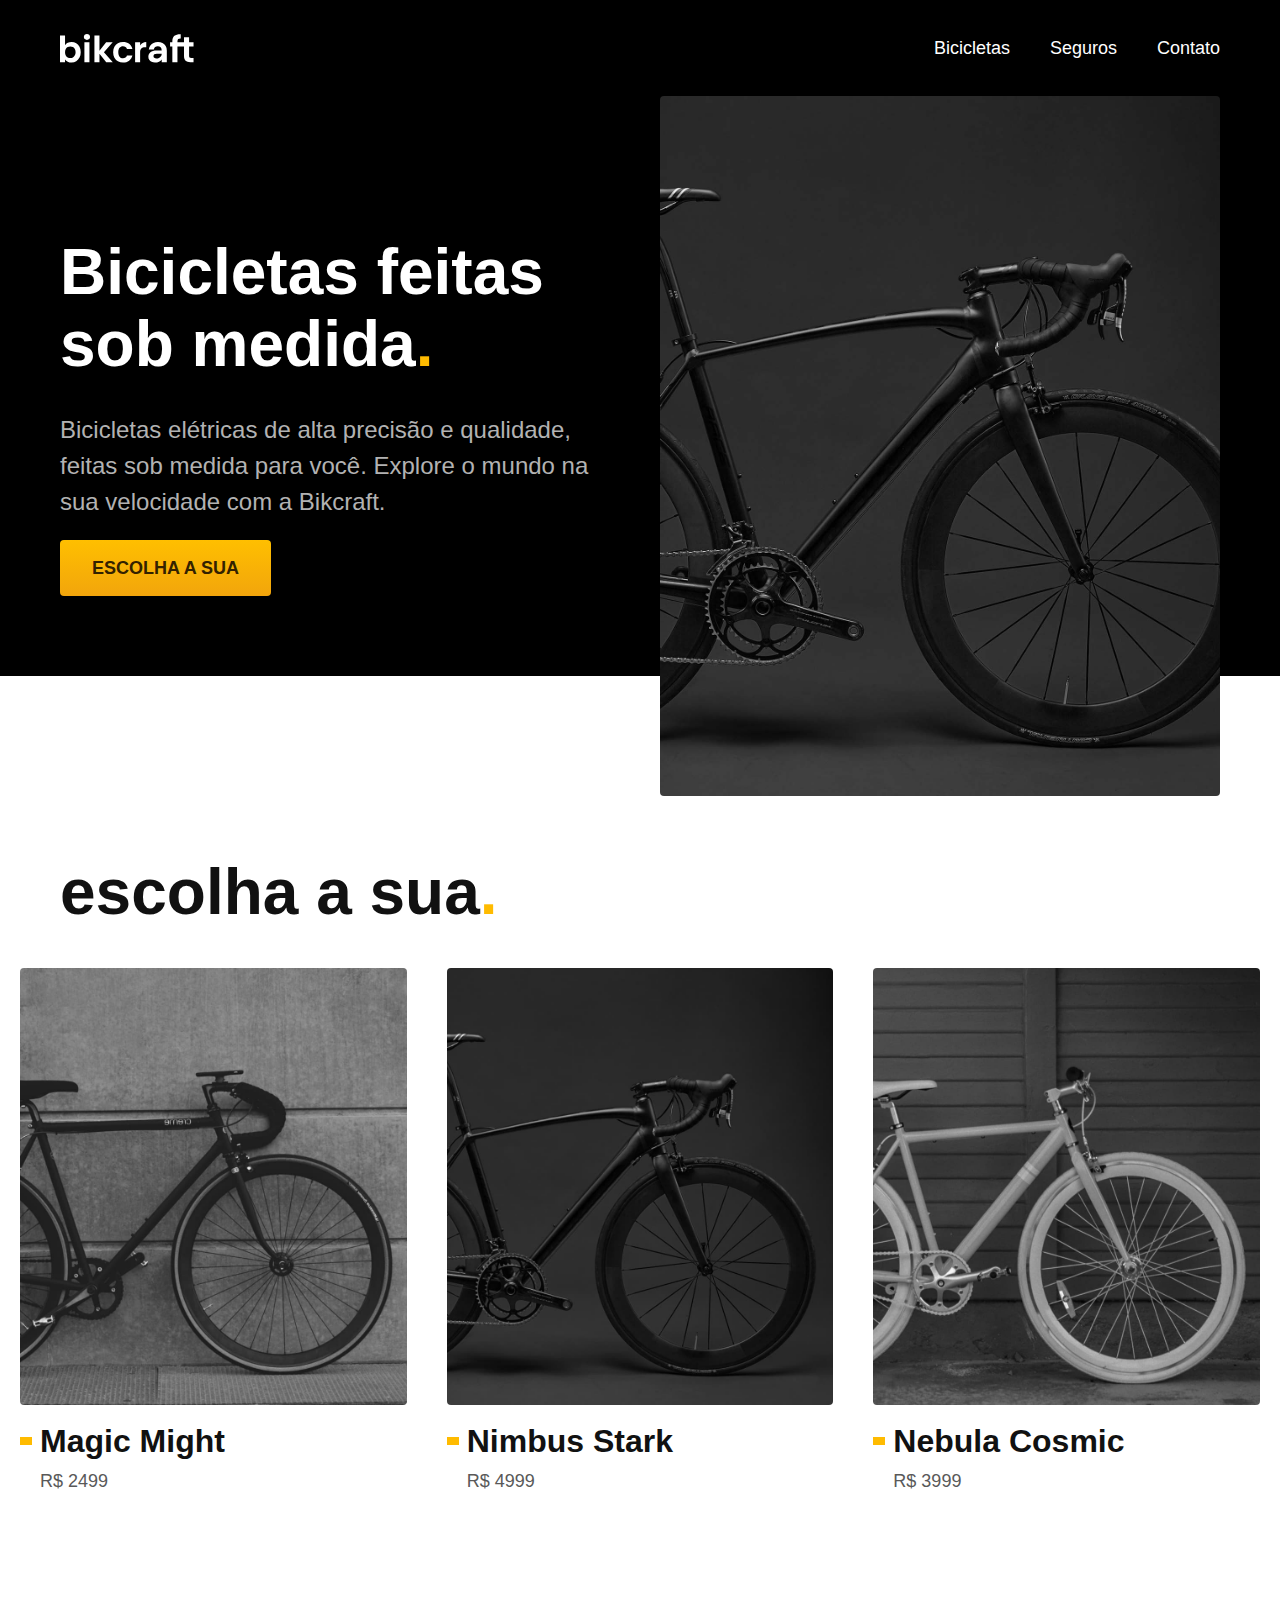
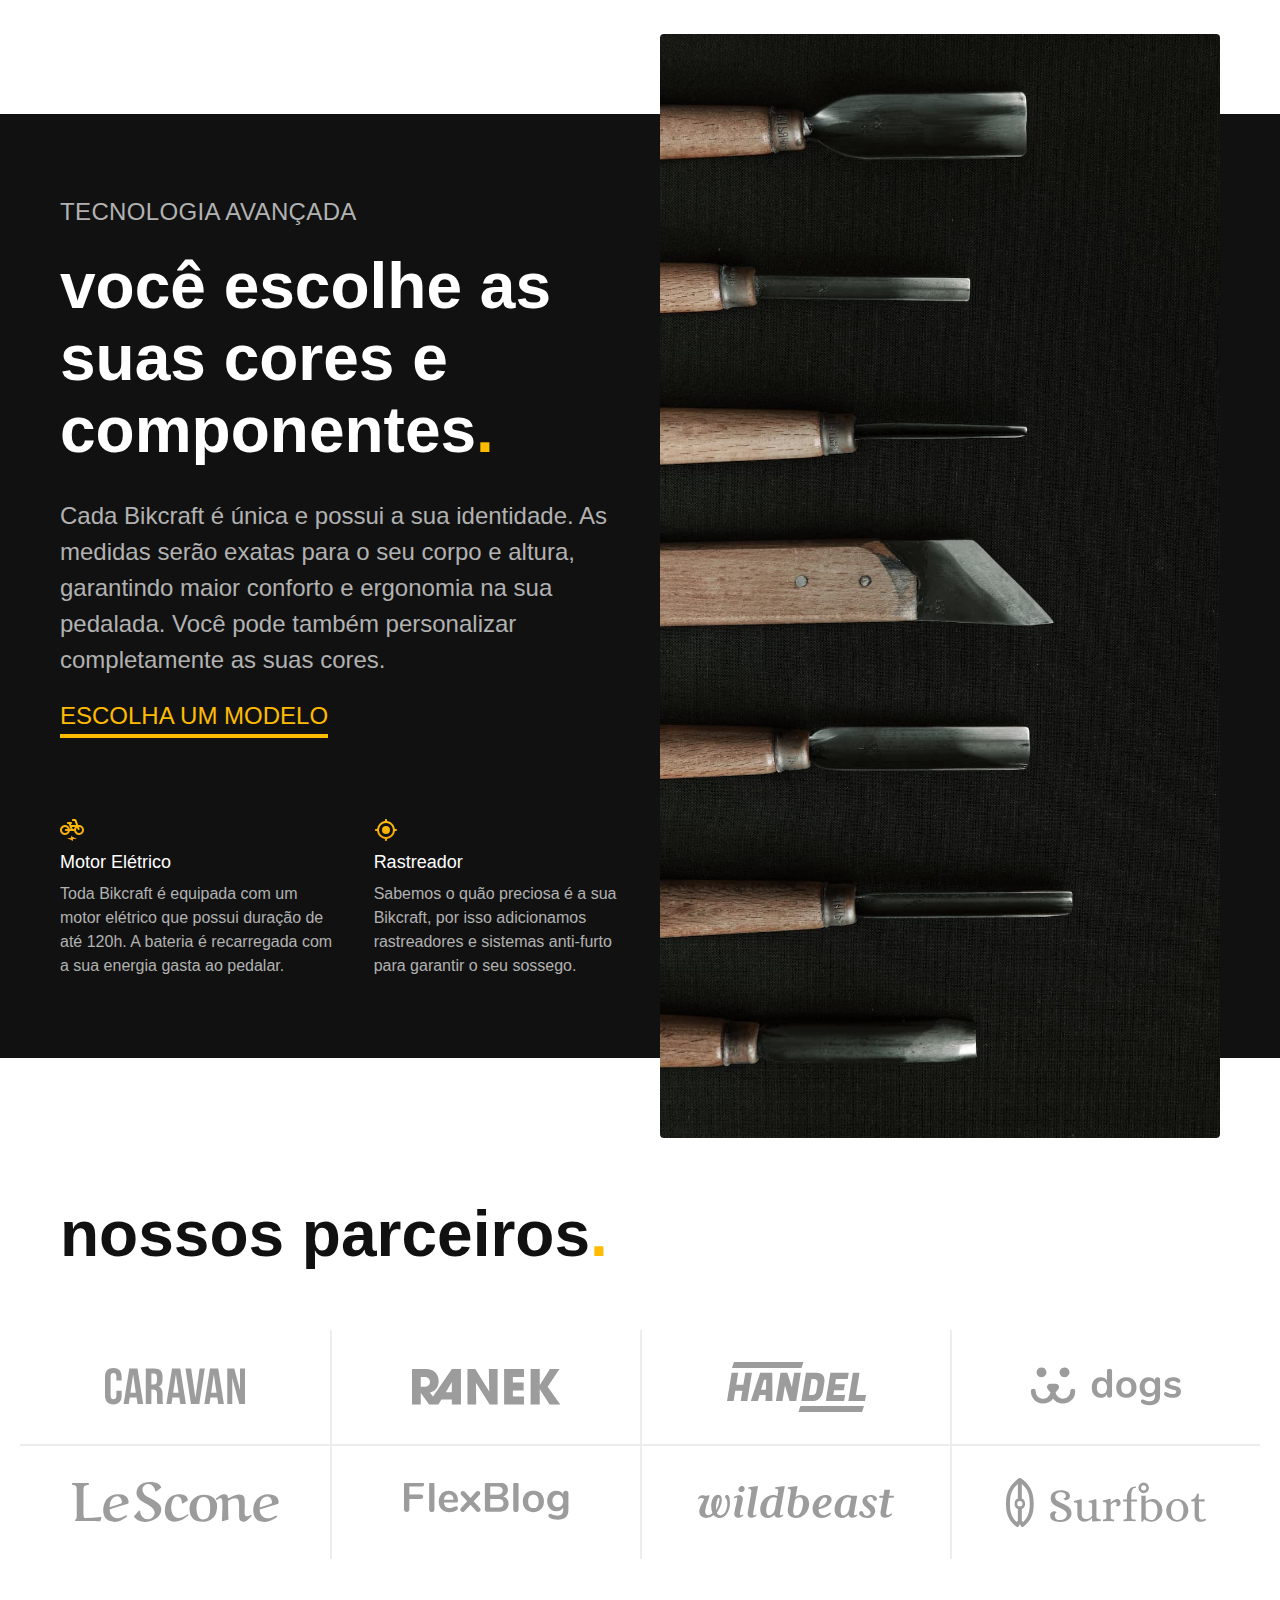
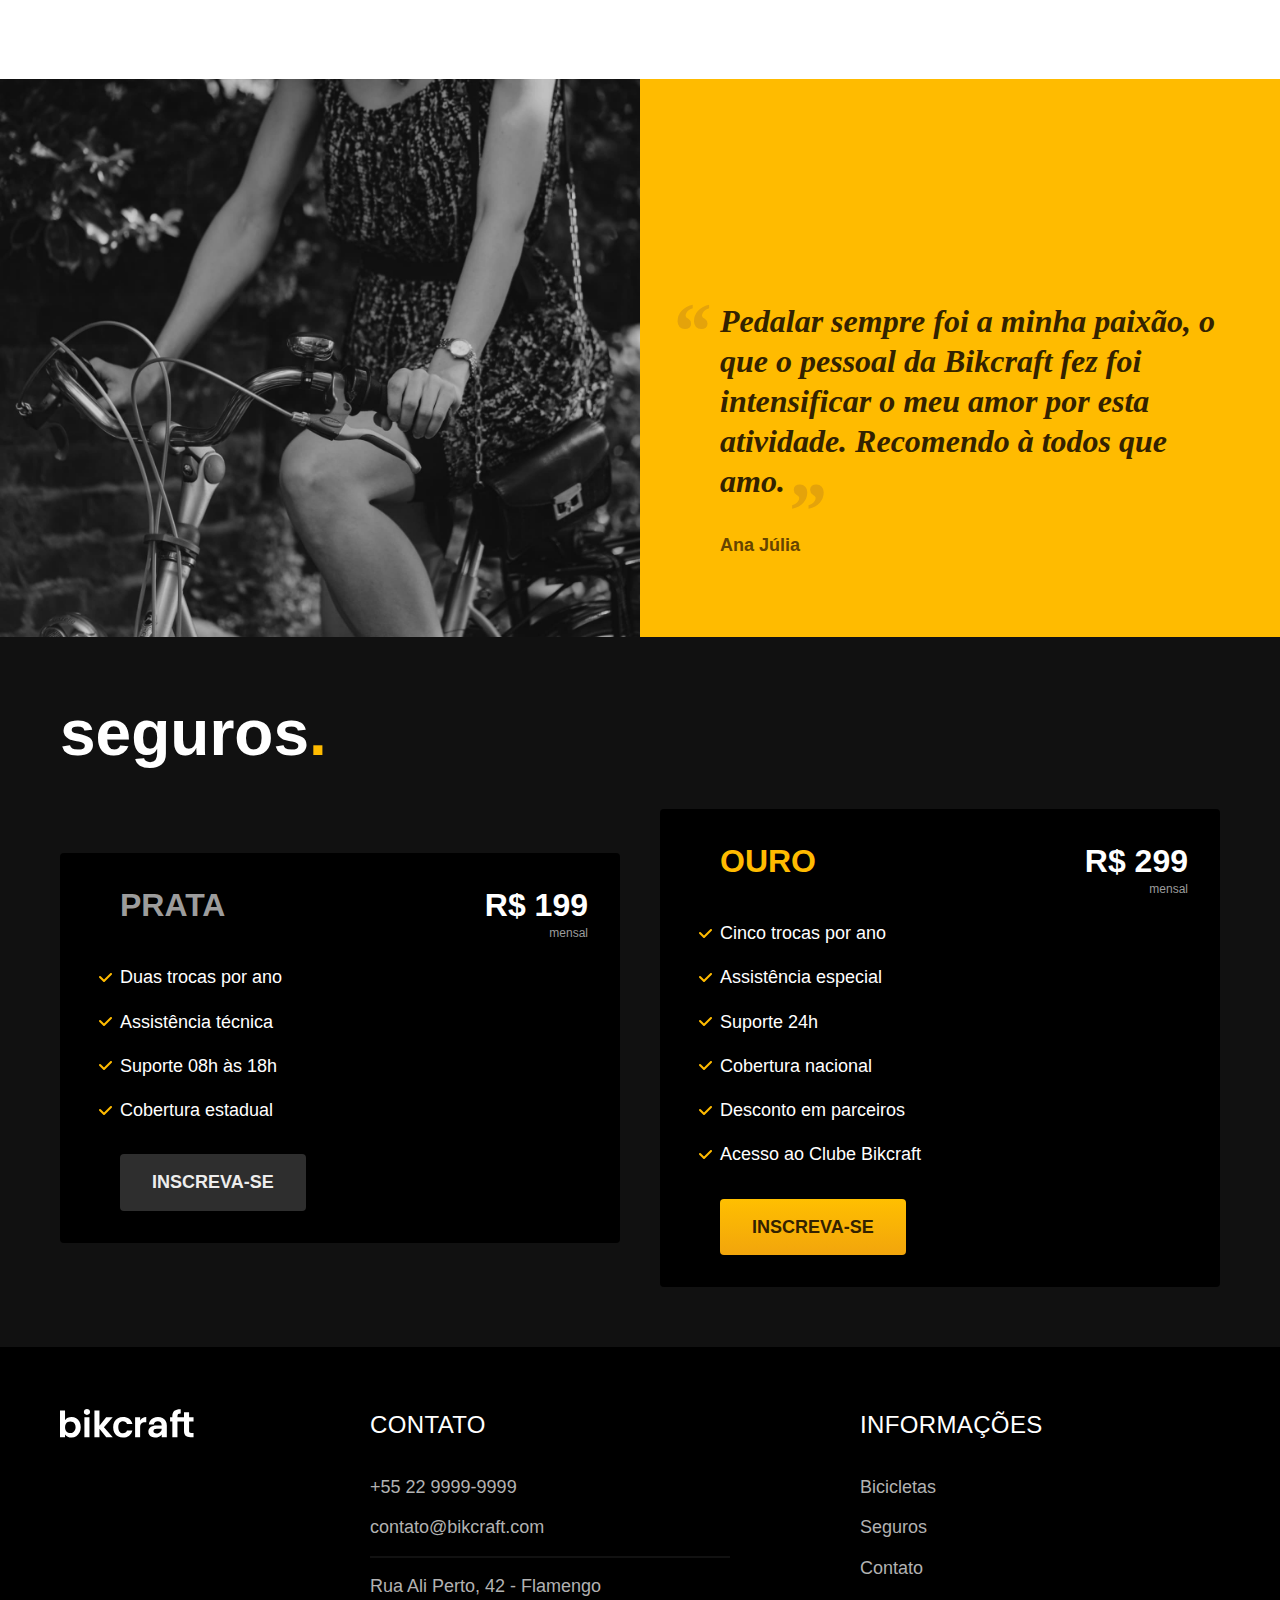
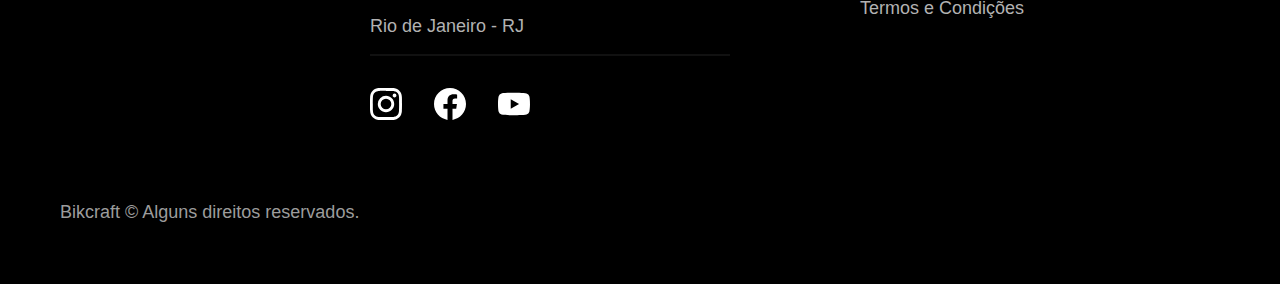
<file: index.html>
<!DOCTYPE html>
<html lang="pt-br">

<head>
    <meta charset="UTF-8">
    <meta http-equiv="X-UA-Compatible" content="IE=edge">
    <meta name="viewport" content="width=device-width, initial-scale=1.0">
    <meta name="description" content="Bicicletas elétricas de alta precisão e qualidade, feitas sob medida para você. Explore o mundo na sua velocidade com a Bikcraft.">
    <link rel="stylesheet" href="css/style.css">
    <link rel="preconnect" href="https://fonts.googleapis.com">
    <link rel="preconnect" href="https://fonts.gstatic.com" crossorigin>
    <link href="https: //fonts.googleapis.com/css2? family= Merriweather:ital,wght@1,900 & família= Poppins:wght@400;600 &family= Roboto:wght@400;500 & display=swap" rel="stylesheet">
    <title>Copia Projeto Final</title>
</head>

<body>
    <header class="header-bg">
        <div class="header container">
            <!-- SEMPRE QUE TIVER UMA COR DE FUNDO INDO DE PONTA A PONTA, IRÁ PRECISAR DE UMA DIV PARA SEGURAR O CONTAINER,NESSE CONTAINER QUE IRÁ POR A LARGURA QUE FICARA OS ITENS-->
            <a href="./"><img src="./img/bikcraft.svg" alt="Bikcraft">
                <!-- PONTO / SIGNIFICA A HOME DO SITE -->
            </a>
            <!--  -->
            <nav aria-label="primaria">
                <ul class="header-menu font-1-m cor-0">
                    <li><a href="./bicicletas.html">Bicicletas</a></li>
                    <li><a href="./seguros.html">Seguros</a></li>
                    <li><a href="./contato.html">Contato</a></li>
                </ul>
            </nav>
        </div>
    </header>

    <!-- COMEÇA A INTRODUÇÃO -->
    <main class="introducao-bg">
        <div class="introducao container">
            <div class="introducao-conteudo">
                <!-- DIV PARA FACILITAR A CRIAÇÃO DO GRID AGRUPANDO ALGUNS ITENS -->
                <h1 class="font-1-xxl cor-0">Bicicletas feitas sob medida<span class="cor-p1">.</span></h1>
                <p class="font-2-l cor-5">Bicicletas elétricas de alta precisão e qualidade, feitas sob medida para você. Explore o mundo na sua velocidade com a Bikcraft.</p>
                <a href="./bicicletas.html" class="botao">Escolha a sua</a>
            </div><!-- DIV PARA FACILITAR A CRIAÇÃO DO GRID AGRUPANDO ALGUNS ITENS -->
            <div>
                <!-- QUANDO TIVER IMG NUM GRID SEMPRE ENVOLVER ELA EM UMA DIV -->
                <img src="./img/fotos/introducao.jpg" alt="Bicicleta elétrica preta">
            </div><!-- QUANDO TIVER IMG NUM GRID SEMPRE ENVOLVER ELA EM UMA DIV -->
        </div>
    </main>

    <article class="bicicletas-lista">
        <!-- colocar dentro do article,porque ela nao precisa da home pra fazer sentido... -->
        <h2 class="container font-1-xxl">escolha a sua<span class="cor-p1">.</span></h2>
        <ul>
            <li>
                <a href="./bicicletas/magic.html">
                    <!-- envolver todo o conteudo no a,para clicar em qualquer parte dele e ir para a pagina do produto... -->
                    <img src="./img/bicicletas/magic-home.jpg" alt="Bicicleta preta">
                    <h3 class="font-1-xl">Magic Might</h3>
                    <span class="font-2-m cor-8">R$ 2499</span>
                </a>
            </li>
            <li>
                <a href="./bicicletas/nimbus.html">
                    <!-- envolver todo o conteudo no a,para clicar em qualquer parte dele e ir para a pagina do produto... -->
                    <img src="./img/bicicletas/nimbus-home.jpg" alt="Bicicleta preta">
                    <h3 class="font-1-xl">Nimbus Stark</h3>
                    <span class="font-2-m cor-8">R$ 4999</span>
                </a>
            </li>
            <li>
                <a href="./bicicletas/nebula.html">
                    <!-- envolver todo o conteudo no a,para clicar em qualquer parte dele e ir para a pagina do produto... -->
                    <img src="./img/bicicletas/nebula-home.jpg" alt="Bicicleta preta">
                    <h3 class="font-1-xl">Nebula Cosmic</h3>
                    <span class="font-2-m cor-8">R$ 3999</span>
                </a>
            </li>
        </ul>
    </article>

    <article class="tecnologia-bg">
        <!--article porque é uma parte do site que faz sentido sozinha -->
        <div class="tecnologia container">
            <div class="tecnologia-conteudo">
                <span class="font-2-l-b cor-5">Tecnologia Avançada</span>
                <h2 class="font-1-xxl cor-0">você escolhe as suas cores e componentes<span class="cor-p1">.</span></h2>
                <p class="font-2-l cor-5">Cada Bikcraft é única e possui a sua identidade. As medidas serão exatas para o seu corpo e altura, garantindo maior conforto e ergonomia na sua pedalada. Você pode também personalizar completamente as suas cores.</p>
                <a class="link" href="./bicicletas.html">Escolha um modelo</a>
                <div class="tecnologia-vantagens">
                    <div>
                        <img src="./img/icones/eletrica.svg" alt="">
                        <h3 class="font-1-m cor-0">Motor Elétrico</h3>
                        <p class="font-2-s cor-5">Toda Bikcraft é equipada com um motor elétrico que possui duração de até 120h. A bateria é recarregada com a sua energia gasta ao pedalar.</p>
                    </div>
                    <div>
                        <img src="./img/icones/rastreador.svg" alt="">
                        <h3 class="font-1-m cor-0">Rastreador</h3>
                        <p class="font-2-s cor-5">Sabemos o quão preciosa é a sua Bikcraft, por isso adicionamos rastreadores e sistemas anti-furto para garantir o seu sossego.</p>
                    </div>
                </div>
            </div>
            <div class="tecnologia-imagem">
                <img src="./img/fotos/tecnologia.jpg" alt="">
            </div>
        </div>
    </article>

    <section class="parceiros" aria-label="Nossos Parceiros">
        <h2 class="container font-1-xxl">nossos parceiros<span class="cor-p1">.</span></h2>

        <ul>
            <li><img src="./img/parceiros/caravan.svg" alt="Caravan"></li>
            <li><img src="./img/parceiros/ranek.svg" alt="ranek"></li>
            <li><img src="./img/parceiros/handel.svg" alt="handel"></li>
            <li><img src="./img/parceiros/dogs.svg" alt="dogs"></li>
            <li><img src="./img/parceiros/lescone.svg" alt="lescone"></li>
            <li><img src="./img/parceiros/flexblog.svg" alt="flexblog"></li>
            <li><img src="./img/parceiros/wildbeast.svg" alt="wildbeast"></li>
            <li><img src="./img/parceiros/surfbot.svg" alt="surbot"></li>
        </ul>
    </section>

    <section class="depoimento" aria-label="Depoimento">
        <div>
            <img src="./img/fotos/depoimento.jpg" alt="Pessoa pedalando uma bicicleta Bikcraft">
        </div>
        <div class="depoimento-conteudo">
            <blockquote class="font-1-xl cor-p5">
                <p>Pedalar sempre foi a minha paixão, o que o pessoal da Bikcraft fez foi intensificar o meu amor por esta atividade. Recomendo à todos que amo.</p>
            </blockquote><!-- para ser usado quando é alguem que disse,fazer referencia a um comentario de uma pessoa por exemplo -->
            <span class="font-1-m-b cor-p4">Ana Júlia</span>
        </div>
    </section>

    <article class="seguros-bg">
        <div class="seguros container">
            <h2 class="font-1-xxl cor-0">seguros<span class="cor-p1">.</span></h2>
            <div class="seguros-item">
                <h3 class="font-1-xl cor-6">PRATA</h3>
                <span class="font-1-xl cor-0">R$ 199 <span class="font-1-xs cor-6">mensal</span></span>
                <ul class="font-2-m cor-0">
                    <li>Duas trocas por ano</li>
                    <li>Assistência técnica</li>
                    <li>Suporte 08h às 18h</li>
                    <li>Cobertura estadual</li>
                </ul>
                <a class="botao secundario" href="./orcamento.html">Inscreva-se</a>
            </div>
            <div class="seguros-item">
                <h3 class="font-1-xl cor-p1">OURO</h3>
                <span class="font-1-xl cor-0">R$ 299 <span class="font-1-xs cor-6">mensal</span></span>
                <ul class="font-2-m cor-0">
                    <li>Cinco trocas por ano</li>
                    <li>Assistência especial</li>
                    <li>Suporte 24h</li>
                    <li>Cobertura nacional</li>
                    <li>Desconto em parceiros</li>
                    <li>Acesso ao Clube Bikcraft</li>
                </ul>
                <a class="botao" href="./orcamento.html">Inscreva-se</a>
            </div>
        </div>
    </article>

    <footer class="footer-bg">
        <div class="footer container">
            <img src="./img/bikcraft.svg" alt="Bikcraft">
            <div class="footer-contato">
                <h3 class="font-2-l-b cor-0">Contato</h3>
                <ul class="font-2-m cor-5">
                    <li><a href="tel:+552299999999">+55 22 9999-9999</a></li>
                    <!--colocando isso no href quando tiver no celular ao clicar no link ira abrir pra fazer a ligaçao para esse numero  -->
                    <li><a href="mailto:contato@bikcraft.com">contato@bikcraft.com</a></li><!-- colocando esse valor no href ira abrir o app de email ao clicar no link -->
                    <li>Rua Ali Perto, 42 - Flamengo</li>
                    <li>Rio de Janeiro - RJ</li>
                </ul>
                <div class="footer-redes">
                    <a href="./">
                        <img src="./img/redes/instagram.svg" alt="Instagram">
                    </a>
                    <a href="./">
                        <img src="./img/redes/facebook.svg" alt="Facebook">
                    </a>
                    <a href="./">
                        <img src="./img/redes/youtube.svg" alt="Youtube">
                    </a>
                </div>
            </div>
            <div class="footer-informacoes">
                <h3 class="font-2-l-b cor-0">Informações</h3>
                <nav>
                    <ul class="font-1-m cor-5">
                        <li><a href="./bicicletas.html">Bicicletas</a></li>
                        <li><a href="./seguros.html">Seguros</a></li>
                        <li><a href="./contato.html">Contato</a></li>
                        <li><a href="./termos.html">Termos e Condições</a></li>
                    </ul>
                </nav>
            </div>
            <p class="footer-copy font-2-m cor-6">Bikcraft © Alguns direitos reservados. </p>
        </div>
    </footer>


</body>

</html>
</file>
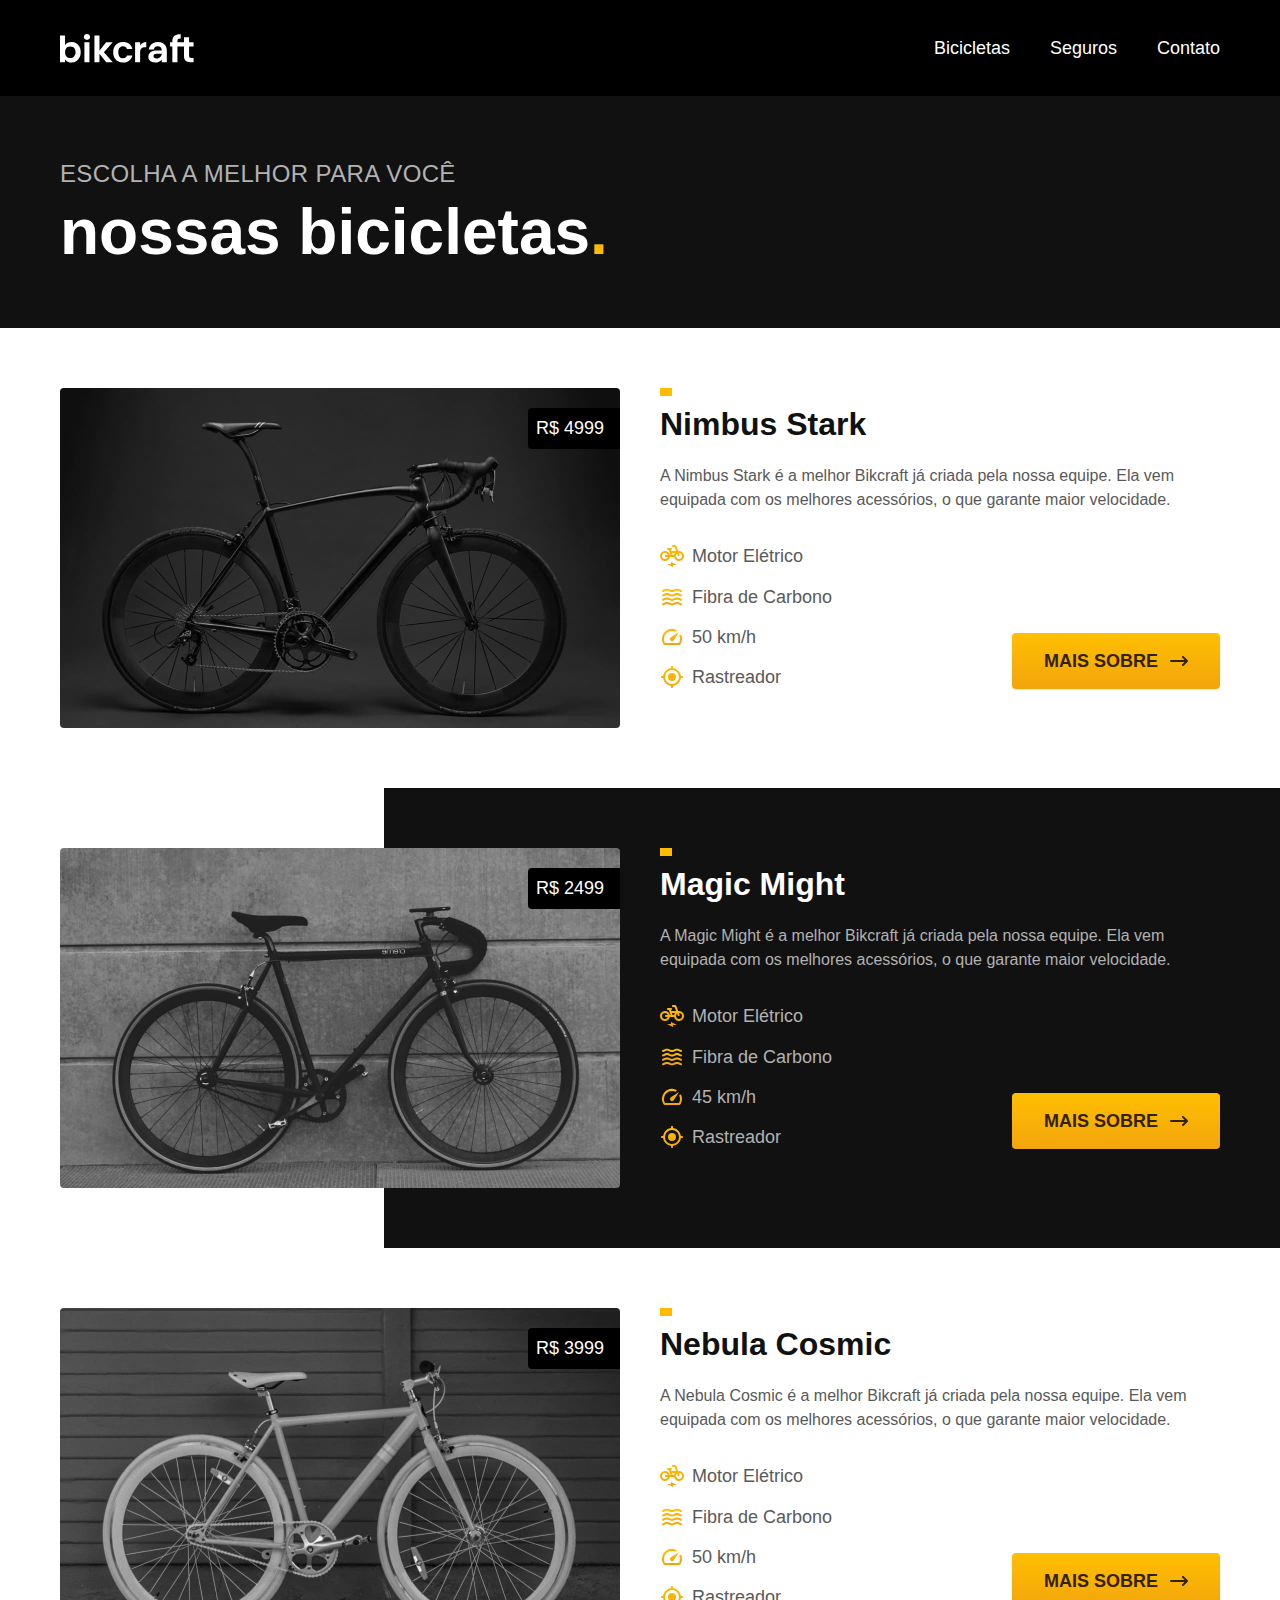
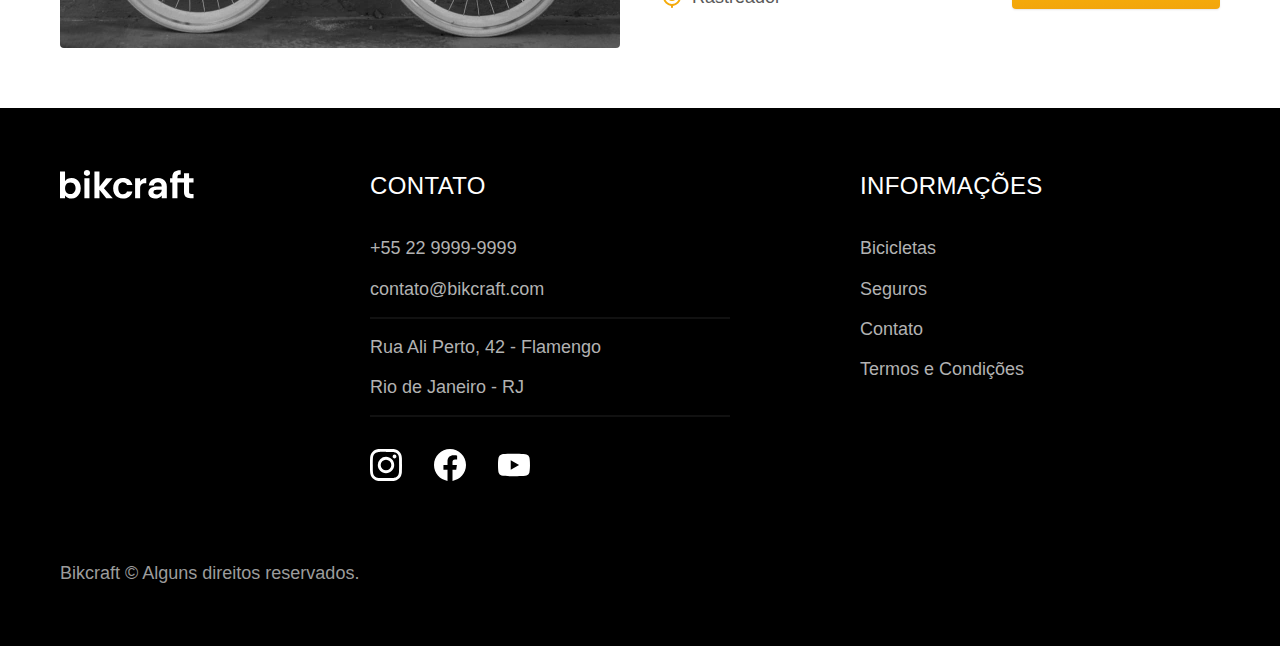
<file: bicicletas.html>
<!DOCTYPE html>
<html lang="pt-br">

<head>
    <meta charset="UTF-8">
    <meta http-equiv="X-UA-Compatible" content="IE=edge">
    <meta name="viewport" content="width=device-width, initial-scale=1.0">
    <meta name="description" content="Termos e Condições.">
    <link rel="stylesheet" href="css/style.css">
    <link rel="preconnect" href="https://fonts.googleapis.com">
    <link rel="preconnect" href="https://fonts.gstatic.com" crossorigin>
    <link href="https: //fonts.googleapis.com/css2? family= Merriweather:ital,wght@1,900 & família= Poppins:wght@400;600 &family= Roboto:wght@400;500 & display=swap" rel="stylesheet">
    <title>Bicicletas | Projeto Final</title>
</head>

<body id="bicicletas">
    <!-- colocar id com o nome da pagina no body,para caso queira mudar algo somente naquela pagina -->
    <header class="header-bg">
        <div class="header container">
            <!-- SEMPRE QUE TIVER UMA COR DE FUNDO INDO DE PONTA A PONTA, IRÁ PRECISAR DE UMA DIV PARA SEGURAR O CONTAINER,NESSE CONTAINER QUE IRÁ POR A LARGURA QUE FICARA OS ITENS-->
            <a href="./"><img src="./img/bikcraft.svg" alt="Bikcraft">
                <!-- PONTO / SIGNIFICA A HOME DO SITE -->
            </a>
            <!--  -->
            <nav aria-label="primaria">
                <ul class="header-menu font-1-m cor-0">
                    <li><a href="./bicicletas.html">Bicicletas</a></li>
                    <li><a href="./seguros.html">Seguros</a></li>
                    <li><a href="./contato.html">Contato</a></li>
                </ul>
            </nav>
        </div>
    </header>

    <main>
        <div class="titulo-bg">
            <div class="titulo container">
                <p class="font-2-l-b cor-5">ESCOLHA A MELHOR PARA VOCÊ</p>
                <h1 class="font-1-xxl cor-0">nossas bicicletas<span class="cor-p1">.</span></h1>
            </div>
        </div>

        <div class="bicicletas container">
            <div class="bicicletas-imagem">
                <img src="./img/bicicletas/nimbus.jpg" alt="Bicicleta preta">
                <span class="font-2-m cor-0">R$ 4999</span>
            </div>
            <div class="bicicletas-conteudo">
                <h2 class="font-1-xl">Nimbus Stark</h2>
                <p class="font-2-s cor-8">A Nimbus Stark é a melhor Bikcraft já criada pela nossa equipe. Ela vem equipada com os melhores acessórios, o que garante maior velocidade.</p>
                <ul class="font-1-m cor-8">
                    <li><img src="./img/icones/eletrica.svg" alt="">Motor Elétrico</li>
                    <li><img src="./img/icones/carbono.svg" alt="">Fibra de Carbono</li>
                    <li><img src="./img/icones/velocidade.svg" alt="">50 km/h</li>
                    <li><img src="./img/icones/rastreador.svg" alt="">Rastreador</li>
                </ul>
                <a class="botao seta" href="./bicicletas/nimbus.html">Mais Sobre</a>
            </div>
        </div>


        <div class="bicicletas-bg">
            <div class="bicicletas container">
                <div class="bicicletas-imagem">
                    <img src="./img/bicicletas/magic.jpg" alt="Bicicleta preta">
                    <span class="font-2-m cor-0">R$ 2499</span>
                </div>
                <div class="bicicletas-conteudo">
                    <h2 class="font-1-xl cor-0">Magic Might</h2>
                    <p class="font-2-s cor-5">A Magic Might é a melhor Bikcraft já criada pela nossa equipe. Ela vem equipada com os melhores acessórios, o que garante maior velocidade.</p>
                    <ul class="font-1-m cor-5">
                        <li><img src="./img/icones/eletrica.svg" alt="">Motor Elétrico</li>
                        <li><img src="./img/icones/carbono.svg" alt="">Fibra de Carbono</li>
                        <li><img src="./img/icones/velocidade.svg" alt="">45 km/h</li>
                        <li><img src="./img/icones/rastreador.svg" alt="">Rastreador</li>
                    </ul>
                    <a class="botao seta" href="./bicicletas/magic.html">Mais Sobre</a>
                </div>
            </div>
        </div>

        <div class="bicicletas container">
            <div class="bicicletas-imagem">
                <img src="./img/bicicletas/nebula.jpg" alt="Bicicleta preta">
                <span class="font-2-m cor-0">R$ 3999</span>
            </div>
            <div class="bicicletas-conteudo">
                <h2 class="font-1-xl">Nebula Cosmic </h2>
                <p class="font-2-s cor-8">A Nebula Cosmic é a melhor Bikcraft já criada pela nossa equipe. Ela vem equipada com os melhores acessórios, o que garante maior velocidade.</p>
                <ul class="font-1-m cor-8">
                    <li><img src="./img/icones/eletrica.svg" alt="">Motor Elétrico</li>
                    <li><img src="./img/icones/carbono.svg" alt="">Fibra de Carbono</li>
                    <li><img src="./img/icones/velocidade.svg" alt="">50 km/h</li>
                    <li><img src="./img/icones/rastreador.svg" alt="">Rastreador</li>
                </ul>
                <a class="botao seta" href="./bicicletas/nebula.html">Mais Sobre</a>
            </div>
        </div>


    </main>

    <footer class="footer-bg">
        <div class="footer container">
            <img src="./img/bikcraft.svg" alt="Bikcraft">
            <div class="footer-contato">
                <h3 class="font-2-l-b cor-0">Contato</h3>
                <ul class="font-2-m cor-5">
                    <li><a href="tel:+552299999999">+55 22 9999-9999</a></li>
                    <!--colocando isso no href quando tiver no celular ao clicar no link ira abrir pra fazer a ligaçao para esse numero  -->
                    <li><a href="mailto:contato@bikcraft.com">contato@bikcraft.com</a></li><!-- colocando esse valor no href ira abrir o app de email ao clicar no link -->
                    <li>Rua Ali Perto, 42 - Flamengo</li>
                    <li>Rio de Janeiro - RJ</li>
                </ul>
                <div class="footer-redes">
                    <a href="./">
                        <img src="./img/redes/instagram.svg" alt="Instagram">
                    </a>
                    <a href="./">
                        <img src="./img/redes/facebook.svg" alt="Facebook">
                    </a>
                    <a href="./">
                        <img src="./img/redes/youtube.svg" alt="Youtube">
                    </a>
                </div>
            </div>
            <div class="footer-informacoes">
                <h3 class="font-2-l-b cor-0">Informações</h3>
                <nav>
                    <ul class="font-1-m cor-5">
                        <li><a href="./bicicletas.html">Bicicletas</a></li>
                        <li><a href="./seguros.html">Seguros</a></li>
                        <li><a href="./contato.html">Contato</a></li>
                        <li><a href="./termos.html">Termos e Condições</a></li>
                    </ul>
                </nav>
            </div>
            <p class="footer-copy font-2-m cor-6">Bikcraft © Alguns direitos reservados. </p>
        </div>
    </footer>
</file>
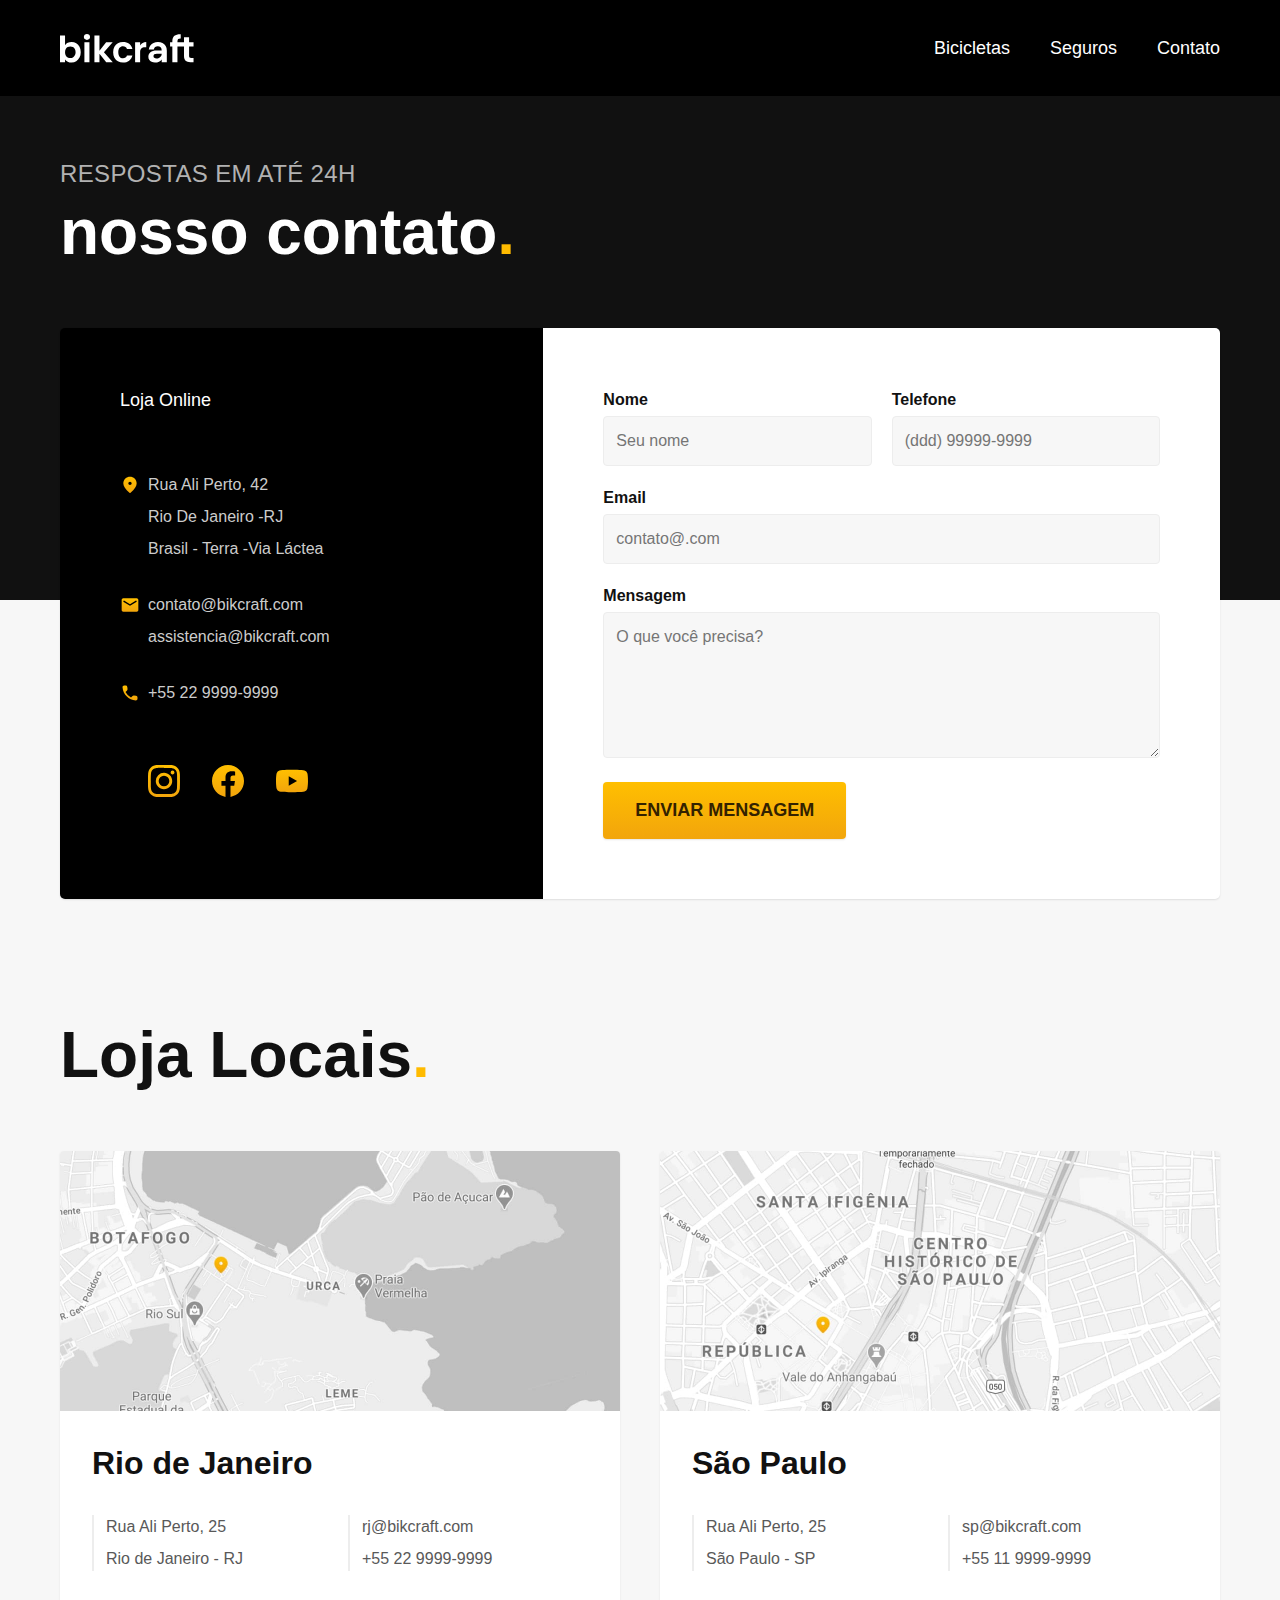
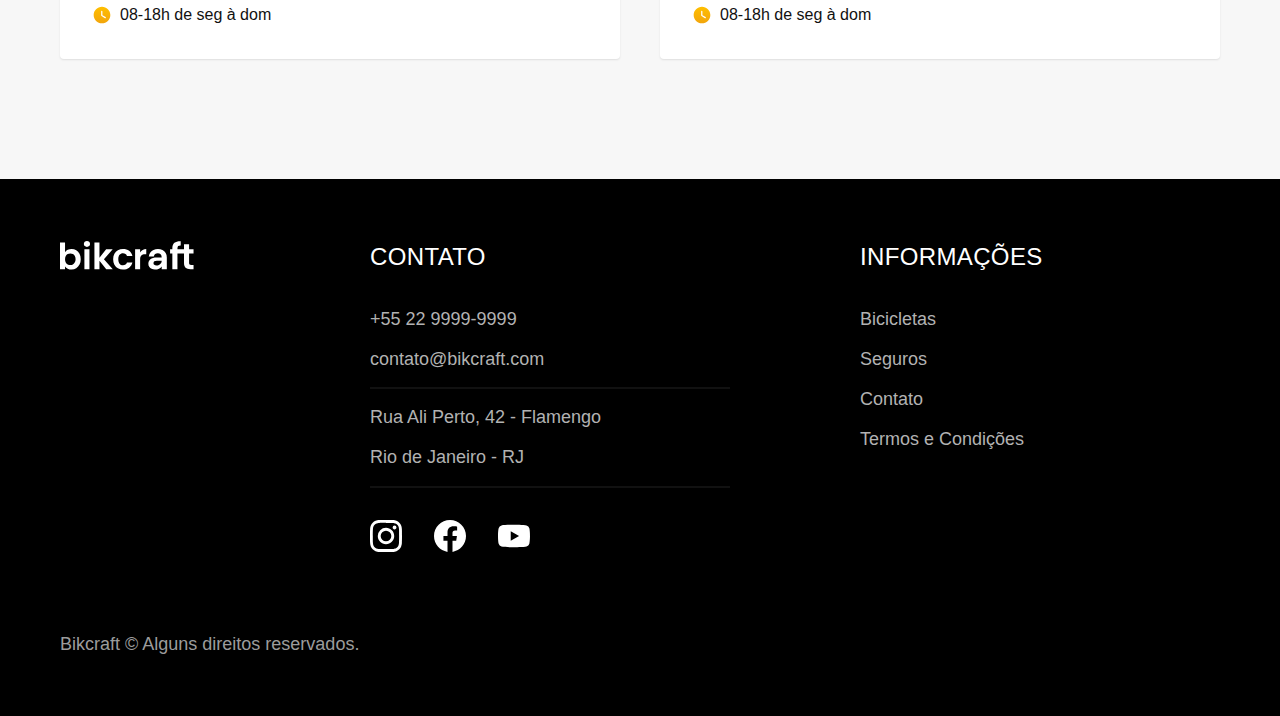
<file: contato.html>
<!DOCTYPE html>
<html lang="pt-br">

<head>
    <meta charset="UTF-8">
    <meta http-equiv="X-UA-Compatible" content="IE=edge">
    <meta name="viewport" content="width=device-width, initial-scale=1.0">
    <meta name="description" content="Termos e Condições.">
    <link rel="stylesheet" href="css/style.css">
    <link rel="preconnect" href="https://fonts.googleapis.com">
    <link rel="preconnect" href="https://fonts.gstatic.com" crossorigin>
    <link href="https: //fonts.googleapis.com/css2? family= Merriweather:ital,wght@1,900 & família= Poppins:wght@400;600 &family= Roboto:wght@400;500 & display=swap" rel="stylesheet">
    <title>Contato | Projeto Final</title>
</head>

<body id="contato">
    <header class="header-bg">
        <div class="header container">
            <!-- SEMPRE QUE TIVER UMA COR DE FUNDO INDO DE PONTA A PONTA, IRÁ PRECISAR DE UMA DIV PARA SEGURAR O CONTAINER,NESSE CONTAINER QUE IRÁ POR A LARGURA QUE FICARA OS ITENS-->
            <a href="./"><img src="./img/bikcraft.svg" alt="Bikcraft">
                <!-- PONTO / SIGNIFICA A HOME DO SITE -->
            </a>
            <!--  -->
            <nav aria-label="primaria">
                <ul class="header-menu font-1-m cor-0">
                    <li><a href="./bicicletas.html">Bicicletas</a></li>
                    <li><a href="./seguros.html">Seguros</a></li>
                    <li><a href="./contato.html">Contato</a></li>
                </ul>
            </nav>
        </div>
    </header>

    <main>
        <div class="titulo-bg">
            <div class="titulo container">
                <p class="font-2-l-b cor-5">RESPOSTAS EM ATÉ 24H</p>
                <h1 class="font-1-xxl cor-0">nosso contato<span class="cor-p1">.</span></h1>
            </div>
        </div>

        <div class="contato container">
            <section class="contato-dados" aria-label="Endereço">
                <h2 class="font-1-m cor-0">Loja Online</h2>
                <div class="contato-endereco font-2-s cor-4">
                    <p>Rua Ali Perto, 42</p>
                    <p>Rio De Janeiro -RJ</p>
                    <P>Brasil - Terra -Via Láctea</P>
                </div>
                <address class="contato-meios font-2-s cor-4">
                    <!-- serve para colocar os meios de contato da pagina,nao para endereço -->
                    <a href="mailto:contato@bikcraft.com">contato@bikcraft.com</a>
                    <a href="mailto:assistencia@bikcraft.com">assistencia@bikcraft.com</a>
                    <a href="tel:+552299999999">+55 22 9999-9999</a>
                </address>
                <div class="contato-redes">
                    <a href="./">
                        <img src="./img/redes/instagram-p.svg" alt="Instagram">
                    </a>
                    <a href="./">
                        <img src="./img/redes/facebook-p.svg" alt="Facebook">
                    </a>
                    <a href="./">
                        <img src="./img/redes/youtube-p.svg" alt="Youtube">
                    </a>
                </div>
            </section>
            <section class="contato-formulario" aria-label="Formulário">
                <form class="form" action="./contato.html">
                    <div>
                        <label for="nome">Nome</label>
                        <input type="text" id="nome" name="nome" placeholder="Seu nome">
                    </div>
                    <div>
                        <label for="telefone">Telefone</label>
                        <input type="text" id="telefone" name="telefone" placeholder="(ddd) 99999-9999">
                    </div>
                    <div class="col-2">
                        <label for="email">Email</label>
                        <input type="email" id="email" name="email" placeholder="contato@.com">
                    </div>
                    <div class="col-2">
                        <label for="mensagem">Mensagem</label>
                        <textarea rows="5" id="mensagem" name="mensagem" placeholder="O que você precisa?"></textarea>
                    </div>
                    <button class="botao col-2">Enviar Mensagem</button>
                </form>
            </section>
        </div>
    </main>

    <article class="lojas container">
        <h2 class="font-1-xxl">Loja Locais<span class="cor-p1">.</span></h2>
        <div class="lojas-item">
            <img src="./img/lojas/rj.jpg" alt="mapa marcando o endereço em Rua Ali Perto, 25 - Rio de Janeiro -RJ">
            <div class="lojas-conteudo">
                <h3 class="font-1-xl">Rio de Janeiro</h3>
                <div class="lojas-dados font-2-s cor-8">
                    <p>Rua Ali Perto, 25</p>
                    <P>Rio de Janeiro - RJ</P>
                </div>
                <div class="lojas-dados font-2-s cor-8">
                    <a href="mailto:rj@bikcraft.com">rj@bikcraft.com</a>
                    <a href="tel:+552299999999">+55 22 9999-9999</a>
                </div>
                <p class="lojas-tempo font-1-s"><img src="./img/icones/horario.svg" alt=""> 08-18h de seg à dom</p>
            </div>
        </div>

        <div class="lojas-item">
            <img src="./img/lojas/sp.jpg" alt="mapa marcando o endereço em Rua Ali Perto, 25 - são Paulo - SP">
            <div class="lojas-conteudo">
                <h3 class="font-1-xl">São Paulo</h3>
                <div class="lojas-dados font-2-s cor-8">
                    <p>Rua Ali Perto, 25</p>
                    <P>São Paulo - SP</P>
                </div>
                <div class="lojas-dados font-2-s cor-8">
                    <a href="mailto:sp@bikcraft.com">sp@bikcraft.com</a>
                    <a href="tel:+552299999999">+55 11 9999-9999</a>
                </div>
                <p class="lojas-tempo font-1-s"><img src="./img/icones/horario.svg" alt=""> 08-18h de seg à dom</p>
            </div>
        </div>
    </article>

    <footer class="footer-bg">
        <div class="footer container">
            <img src="./img/bikcraft.svg" alt="Bikcraft">
            <div class="footer-contato">
                <h3 class="font-2-l-b cor-0">Contato</h3>
                <ul class="font-2-m cor-5">
                    <li><a href="tel:+552299999999">+55 22 9999-9999</a></li>
                    <!--colocando isso no href quando tiver no celular ao clicar no link ira abrir pra fazer a ligaçao para esse numero  -->
                    <li><a href="mailto:contato@bikcraft.com">contato@bikcraft.com</a></li><!-- colocando esse valor no href ira abrir o app de email ao clicar no link -->
                    <li>Rua Ali Perto, 42 - Flamengo</li>
                    <li>Rio de Janeiro - RJ</li>
                </ul>
                <div class="footer-redes">
                    <a href="./">
                        <img src="./img/redes/instagram.svg" alt="Instagram">
                    </a>
                    <a href="./">
                        <img src="./img/redes/facebook.svg" alt="Facebook">
                    </a>
                    <a href="./">
                        <img src="./img/redes/youtube.svg" alt="Youtube">
                    </a>
                </div>
            </div>
            <div class="footer-informacoes">
                <h3 class="font-2-l-b cor-0">Informações</h3>
                <nav>
                    <ul class="font-1-m cor-5">
                        <li><a href="./bicicletas.html">Bicicletas</a></li>
                        <li><a href="./seguros.html">Seguros</a></li>
                        <li><a href="./contato.html">Contato</a></li>
                        <li><a href="./termos.html">Termos e Condições</a></li>
                    </ul>
                </nav>
            </div>
            <p class="footer-copy font-2-m cor-6">Bikcraft © Alguns direitos reservados. </p>
        </div>
    </footer>
</file>
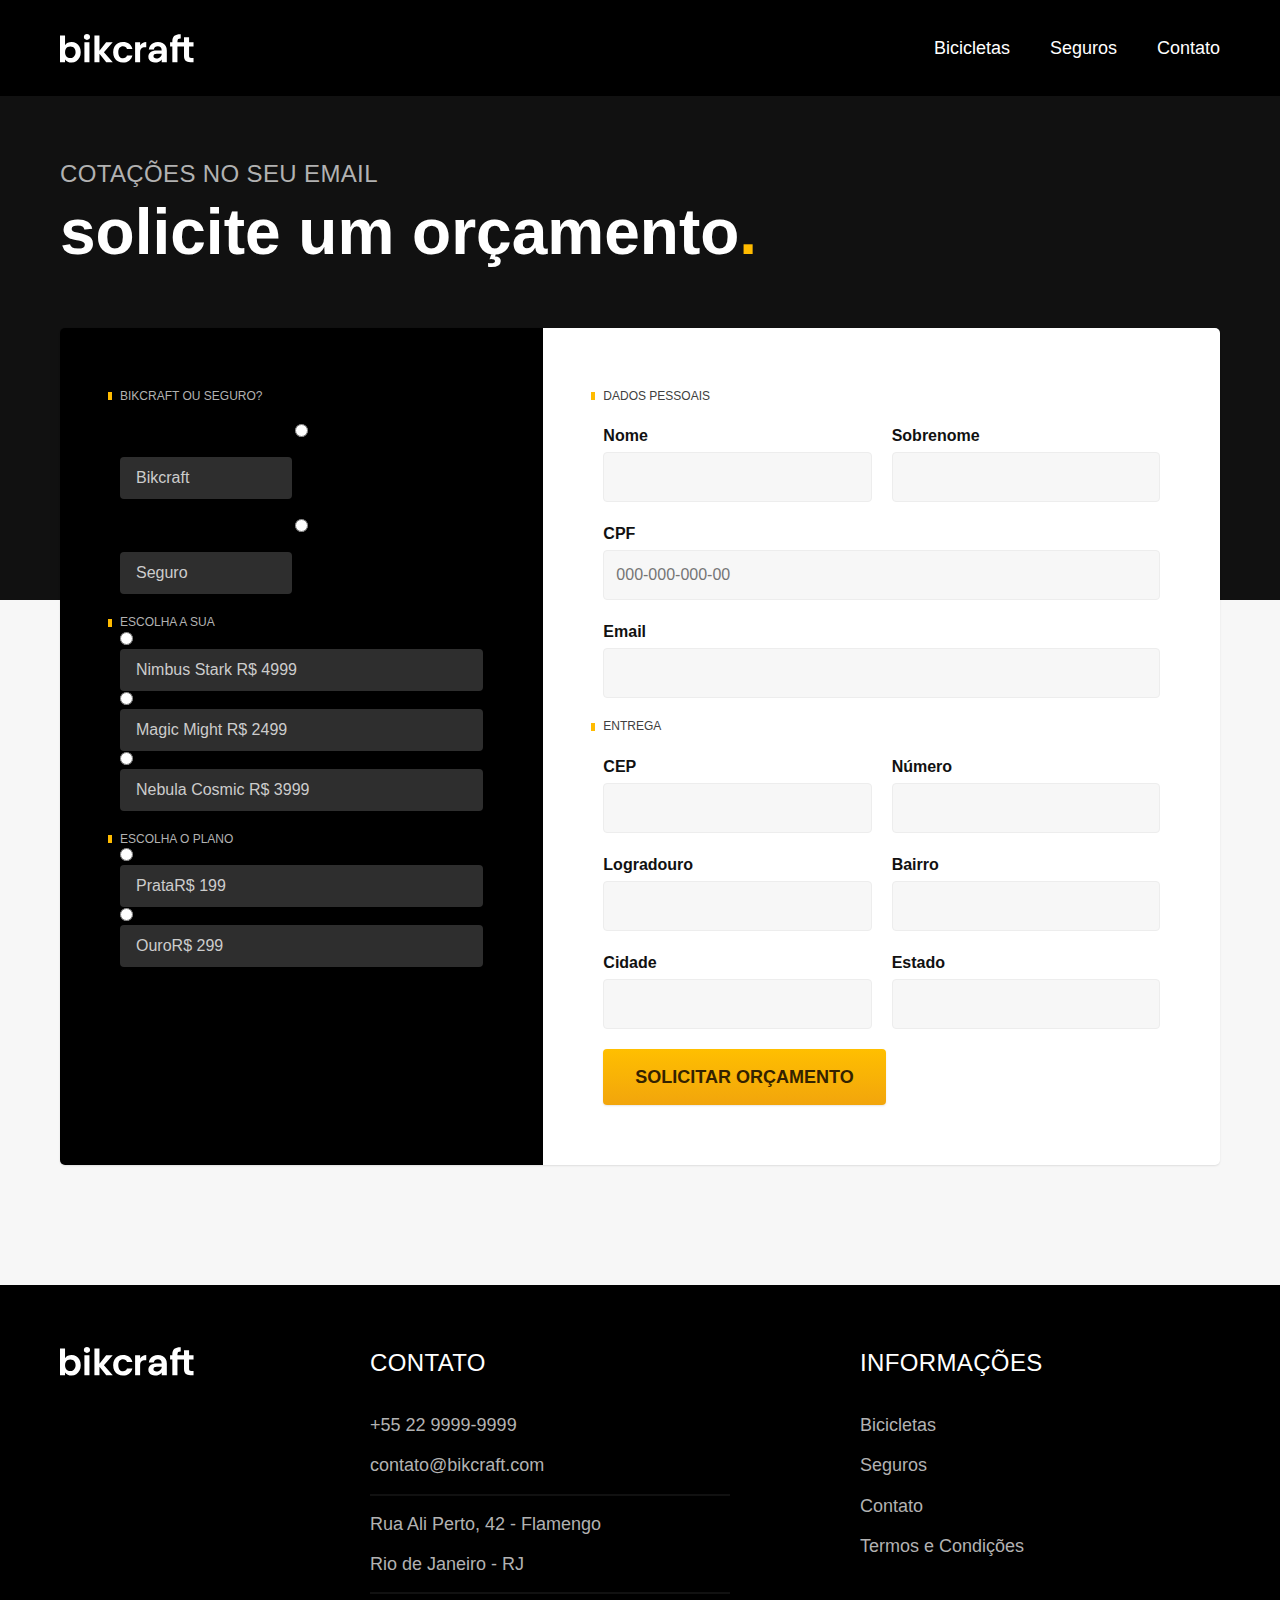
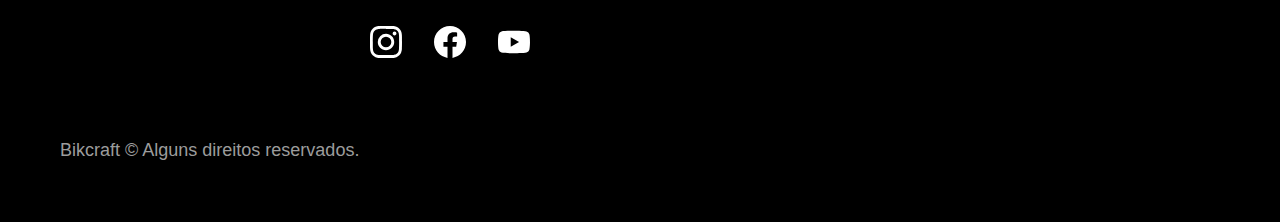
<file: orcamento.html>
<!DOCTYPE html>
<html lang="pt-br">

<head>
    <meta charset="UTF-8">
    <meta http-equiv="X-UA-Compatible" content="IE=edge">
    <meta name="viewport" content="width=device-width, initial-scale=1.0">
    <meta name="description" content="Termos e Condições.">
    <link rel="stylesheet" href="css/style.css">
    <link rel="preconnect" href="https://fonts.googleapis.com">
    <link rel="preconnect" href="https://fonts.gstatic.com" crossorigin>
    <link href="https: //fonts.googleapis.com/css2? family= Merriweather:ital,wght@1,900 & família= Poppins:wght@400;600 &family= Roboto:wght@400;500 & display=swap" rel="stylesheet">
    <title>Orçamento | Projeto Final</title>
</head>

<body id="orcamento">
    <header class="header-bg">
        <div class="header container">
            <!-- SEMPRE QUE TIVER UMA COR DE FUNDO INDO DE PONTA A PONTA, IRÁ PRECISAR DE UMA DIV PARA SEGURAR O CONTAINER,NESSE CONTAINER QUE IRÁ POR A LARGURA QUE FICARA OS ITENS-->
            <a href="./"><img src="./img/bikcraft.svg" alt="Bikcraft">
                <!-- PONTO/ SIGNIFICA A HOME DO SITE -->
            </a>
            <!--  -->
            <nav aria-label="primaria">
                <ul class="header-menu font-1-m cor-0">
                    <li><a href="./bicicletas.html">Bicicletas</a></li>
                    <li><a href="./seguros.html">Seguros</a></li>
                    <li><a href="./contato.html">Contato</a></li>
                </ul>
            </nav>
        </div>
    </header>

    <main>
        <div class="titulo-bg">
            <div class="titulo container">
                <p class="font-2-l-b cor-5">COTAÇÕES NO SEU EMAIL</p>
                <h1 class="font-1-xxl cor-0">solicite um orçamento<span class="cor-p1">.</span></h1>
            </div>
        </div>

        <form class="orcamento container" action="./">
            <div class="orcamento-produto">
                <h2 class="font-1-xs cor-5">Bikcraft ou Seguro?</h2>

                <!-- deixar esses elementos fora de div pois se nao nao conseguiria selecionar os conteudos das divs abaixo   -->
                <input type="radio" name="tipo" value="bikcraft" id="bikcraft">
                <label for="bikcraft">Bikcraft</label>

                <input type="radio" name="tipo" value="seguro" id="seguro">
                <label for="seguro">Seguro</label>

                <div class="orcamento-conteudo" id="orcamento-bikcraft">
                    <h2 class="font-1-xs cor-5">Escolha a sua</h2>

                    <input type="radio" name="produto" value="nimbus" id="nimbus">
                    <label for="nimbus">Nimbus Stark <span>R$ 4999</span></label>

                    <input type="radio" name="produto" value="magic" id="magic">
                    <label for="magic">Magic Might <span>R$ 2499</span></label>

                    <input type="radio" name="produto" value="nebula" id="nebula">
                    <label for="nebula">Nebula Cosmic <span>R$ 3999</span></label>

                </div>

                <div class="orcamento-conteudo" id="orcamento-seguro">
                    <h2 class="font-1-xs cor-5">Escolha o plano</h2>

                    <input type="radio" name="produto" value="prata" id="prata">
                    <label for="prata">Prata<span>R$ 199</span></label>

                    <input type="radio" name="produto" value="ouro" id="ouro">
                    <label for="ouro">Ouro<span>R$ 299</span></label>

                </div>


            </div>
            <div class="orcamento-dados form">
                <h2 class="font-1-xs cor-9 col-2">dados pessoais</h2>
                <div>
                    <label for="nome">Nome</label>
                    <input type="text" id="nome" name="nome">
                </div>
                <div>
                    <label for="sobrenome">Sobrenome</label>
                    <input type="text" id="sobrenome" name="sobrenome">
                </div>
                <div class="col-2">
                    <label for="cpf">CPF</label>
                    <input type="text" id="cpf" name="cpf" placeholder="000-000-000-00">
                </div>
                <div class="col-2">
                    <label for="email">Email</label>
                    <input type="email" id="email" name="email">
                </div>
                <h2 class="font-1-xs cor-9 col-2">entrega</h2>
                <div>
                    <label for="cep">CEP</label>
                    <input type="text" id="cep" name="cep">
                </div>
                <div>
                    <label for="numero">Número</label>
                    <input type="text" id="numero" name="numero">
                </div>
                <div>
                    <label for="logradouro">Logradouro</label>
                    <input type="text" id="logradouro" name="logradouro">
                </div>
                <div>
                    <label for="bairro">Bairro</label>
                    <input type="text" id="bairro" name="bairro">
                </div>
                <div>
                    <label for="cidade">Cidade</label>
                    <input type="text" id="cidade" name="cidade">
                </div>
                <div>
                    <label for="estado">Estado</label>
                    <input type="text" id="estado" name="estado">
                </div>
                <button class="botao col-2">Solicitar Orçamento</button>
            </div>
        </form>

    </main>

    <footer class="footer-bg">
        <div class="footer container">
            <img src="./img/bikcraft.svg" alt="Bikcraft">
            <div class="footer-contato">
                <h3 class="font-2-l-b cor-0">Contato</h3>
                <ul class="font-2-m cor-5">
                    <li><a href="tel:+552299999999">+55 22 9999-9999</a></li>
                    <!--colocando isso no href quando tiver no celular ao clicar no link ira abrir pra fazer a ligaçao para esse numero  -->
                    <li><a href="mailto:contato@bikcraft.com">contato@bikcraft.com</a></li><!-- colocando esse valor no href ira abrir o app de email ao clicar no link -->
                    <li>Rua Ali Perto, 42 - Flamengo</li>
                    <li>Rio de Janeiro - RJ</li>
                </ul>
                <div class="footer-redes">
                    <a href="./">
                        <img src="./img/redes/instagram.svg" alt="Instagram">
                    </a>
                    <a href="./">
                        <img src="./img/redes/facebook.svg" alt="Facebook">
                    </a>
                    <a href="./">
                        <img src="./img/redes/youtube.svg" alt="Youtube">
                    </a>
                </div>
            </div>
            <div class="footer-informacoes">
                <h3 class="font-2-l-b cor-0">Informações</h3>
                <nav>
                    <ul class="font-1-m cor-5">
                        <li><a href="./bicicletas.html">Bicicletas</a></li>
                        <li><a href="./seguros.html">Seguros</a></li>
                        <li><a href="./contato.html">Contato</a></li>
                        <li><a href="./termos.html">Termos e Condições</a></li>
                    </ul>
                </nav>
            </div>
            <p class="footer-copy font-2-m cor-6">Bikcraft © Alguns direitos reservados. </p>
        </div>
    </footer>
</file>
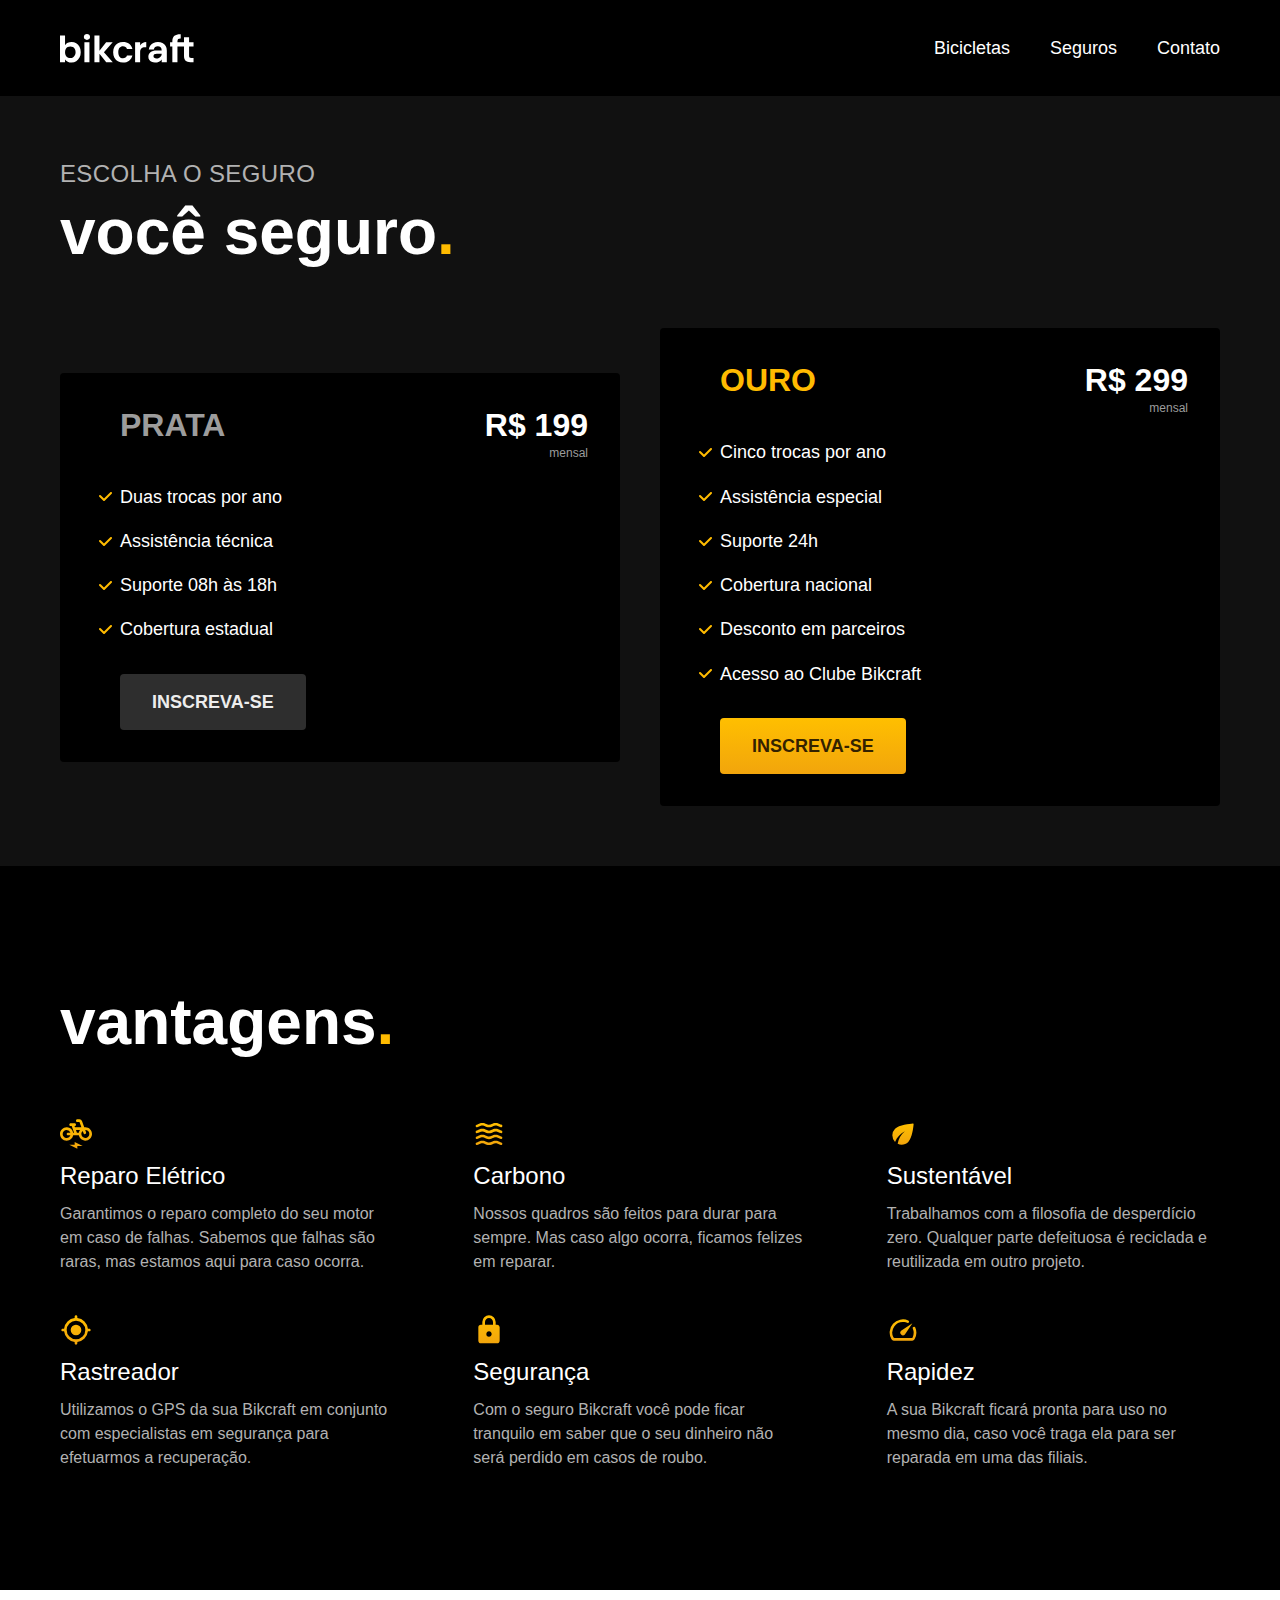
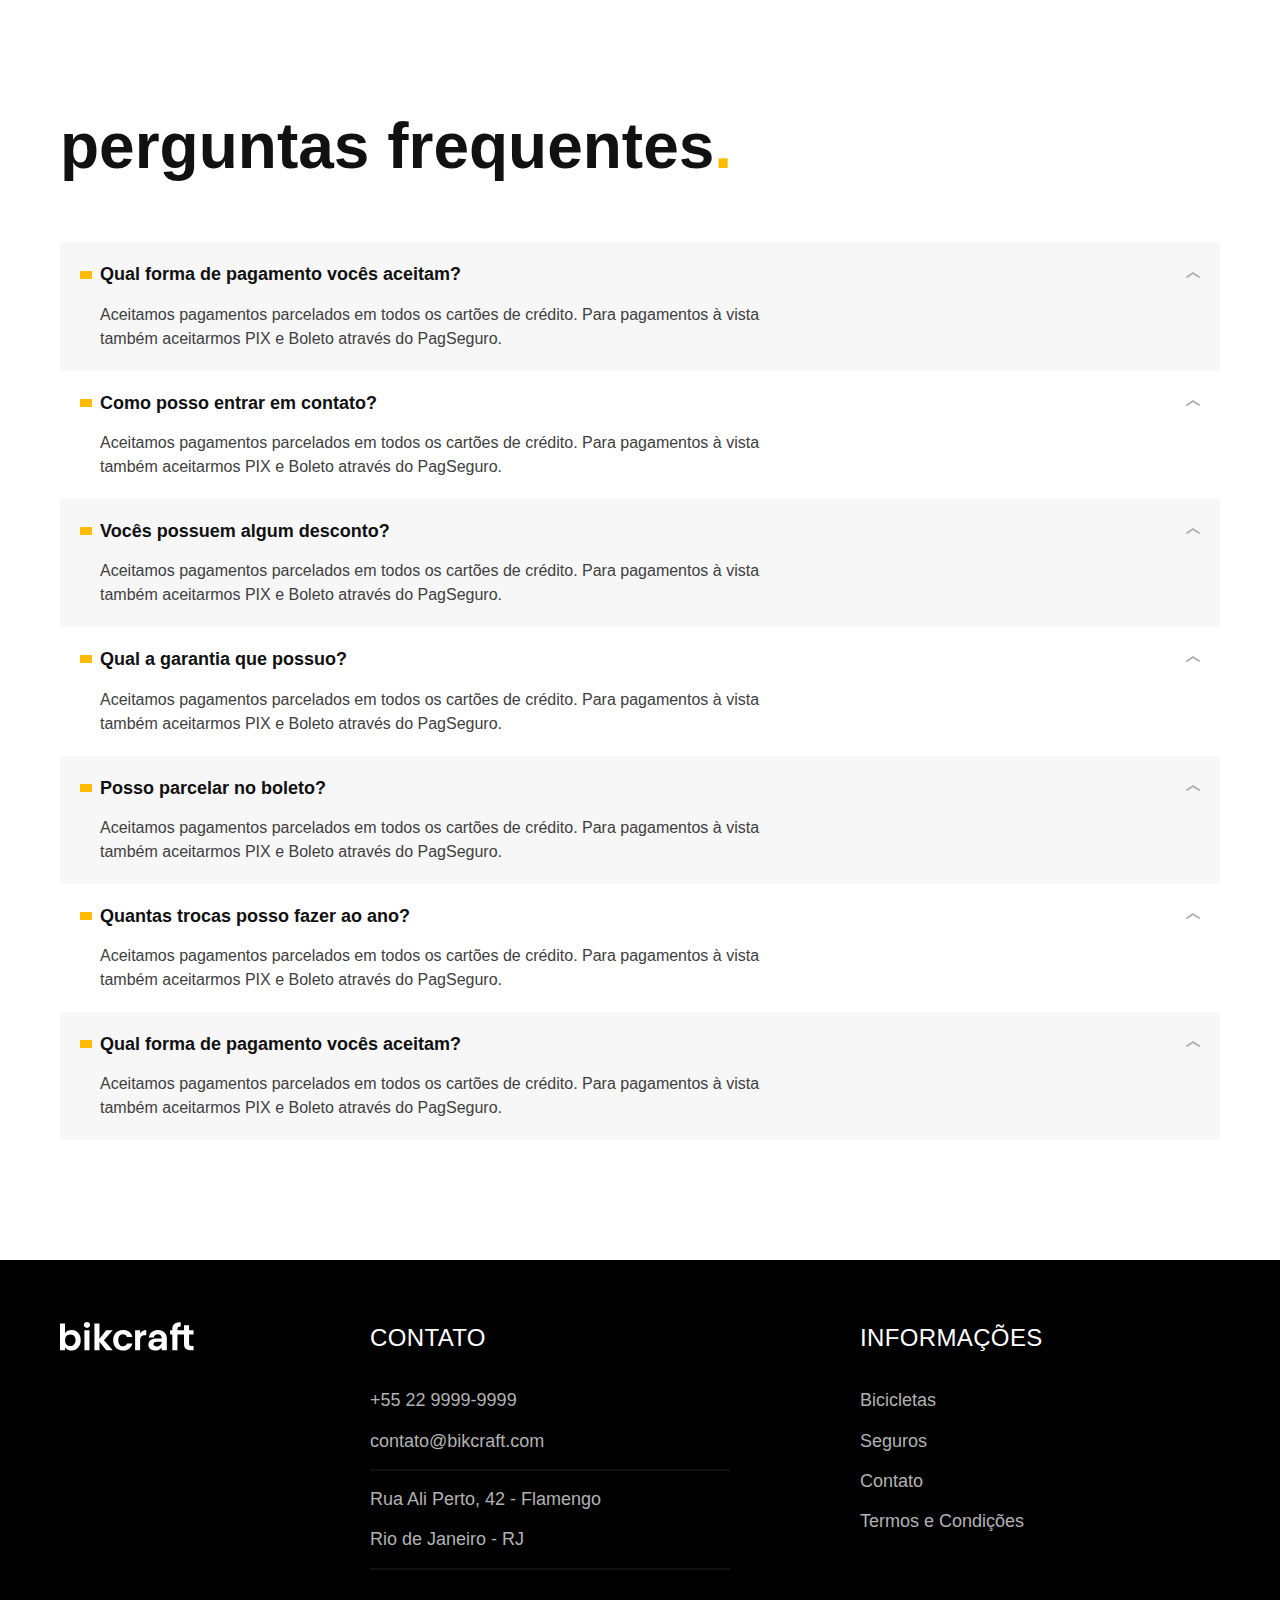
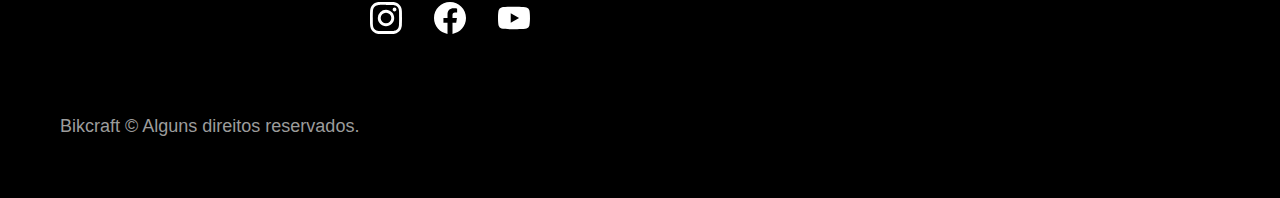
<file: seguros.html>
<!DOCTYPE html>
<html lang="pt-br">

<head>
    <meta charset="UTF-8">
    <meta http-equiv="X-UA-Compatible" content="IE=edge">
    <meta name="viewport" content="width=device-width, initial-scale=1.0">
    <meta name="description" content="Termos e Condições.">
    <link rel="stylesheet" href="css/style.css">
    <link rel="preconnect" href="https://fonts.googleapis.com">
    <link rel="preconnect" href="https://fonts.gstatic.com" crossorigin>
    <link href="https: //fonts.googleapis.com/css2? family= Merriweather:ital,wght@1,900 & família= Poppins:wght@400;600 &family= Roboto:wght@400;500 & display=swap" rel="stylesheet">
    <title>Seguros | Projeto Final</title>
</head>

<body id="seguros">
    <header class="header-bg">
        <div class="header container">
            <!-- SEMPRE QUE TIVER UMA COR DE FUNDO INDO DE PONTA A PONTA, IRÁ PRECISAR DE UMA DIV PARA SEGURAR O CONTAINER,NESSE CONTAINER QUE IRÁ POR A LARGURA QUE FICARA OS ITENS-->
            <a href="./"><img src="./img/bikcraft.svg" alt="Bikcraft">
                <!-- PONTO / SIGNIFICA A HOME DO SITE -->
            </a>
            <!--  -->
            <nav aria-label="primaria">
                <ul class="header-menu font-1-m cor-0">
                    <li><a href="./bicicletas.html">Bicicletas</a></li>
                    <li><a href="./seguros.html">Seguros</a></li>
                    <li><a href="./contato.html">Contato</a></li>
                </ul>
            </nav>
        </div>
    </header>

    <main class="seguros-bg">
        <div class="titulo-bg">
            <div class="titulo container">
                <p class="font-2-l-b cor-5">ESCOLHA O SEGURO</p>
                <h1 class="font-1-xxl cor-0">você seguro<span class="cor-p1">.</span></h1>
            </div>
        </div>

        <div class="seguros container">
            <div class="seguros-item">
                <h3 class="font-1-xl cor-6">PRATA</h3>
                <span class="font-1-xl cor-0">R$ 199 <span class="font-1-xs cor-6">mensal</span></span>
                <ul class="font-2-m cor-0">
                    <li>Duas trocas por ano</li>
                    <li>Assistência técnica</li>
                    <li>Suporte 08h às 18h</li>
                    <li>Cobertura estadual</li>
                </ul>
                <a class="botao secundario" href="./orcamento.html">Inscreva-se</a>
            </div>
            <div class="seguros-item">
                <h3 class="font-1-xl cor-p1">OURO</h3>
                <span class="font-1-xl cor-0">R$ 299 <span class="font-1-xs cor-6">mensal</span></span>
                <ul class="font-2-m cor-0">
                    <li>Cinco trocas por ano</li>
                    <li>Assistência especial</li>
                    <li>Suporte 24h</li>
                    <li>Cobertura nacional</li>
                    <li>Desconto em parceiros</li>
                    <li>Acesso ao Clube Bikcraft</li>
                </ul>
                <a class="botao" href="./orcamento.html">Inscreva-se</a>
            </div>
        </div>
    </main>

    <article class="vantagens-bg">
        <div class="vantagens container">
            <h2 class="font-1-xxl cor-0">vantagens<span class="cor-p1">.</span></h2>
            <ul>
                <li><img src="./img/icones/eletrica.svg" alt="">
                    <h3 class="font-1-l cor-0">Reparo Elétrico</h3>
                    <p class="font-2-s cor-5">Garantimos o reparo completo do seu motor em caso de falhas. Sabemos que falhas são raras, mas estamos aqui para caso ocorra.</p>
                </li>
                <li><img src="./img/icones/carbono.svg" alt="">
                    <h3 class="font-1-l cor-0">Carbono</h3>
                    <p class="font-2-s cor-5">Nossos quadros são feitos para durar para sempre. Mas caso algo ocorra, ficamos felizes em reparar.</p>
                </li>
                <li><img src="./img/icones/sustentavel.svg" alt="">
                    <h3 class="font-1-l cor-0">Sustentável</h3>
                    <p class="font-2-s cor-5">Trabalhamos com a filosofia de desperdício zero. Qualquer parte defeituosa é reciclada e reutilizada em outro projeto.</p>
                </li>
                <li><img src="./img/icones/rastreador.svg" alt="">
                    <h3 class="font-1-l cor-0">Rastreador</h3>
                    <p class="font-2-s cor-5">Utilizamos o GPS da sua Bikcraft em conjunto com especialistas em segurança para efetuarmos a recuperação.</p>
                </li>
                <li><img src="./img/icones/seguro.svg" alt="">
                    <h3 class="font-1-l cor-0">Segurança</h3>
                    <p class="font-2-s cor-5">Com o seguro Bikcraft você pode ficar tranquilo em saber que o seu dinheiro não será perdido em casos de roubo.</p>
                </li>
                <li><img src="./img/icones/velocidade.svg" alt="">
                    <h3 class="font-1-l cor-0">Rapidez</h3>
                    <p class="font-2-s cor-5">A sua Bikcraft ficará pronta para uso no mesmo dia, caso você traga ela para ser reparada em uma das filiais.</p>
                </li>
            </ul>
        </div>
    </article>

    <article class="perguntas container">
        <h2 class="font-1-xxl">perguntas frequentes<span class="cor-p1">.</span></h2>
        <dl>
            <!-- dl é lista de definiçao,aceita div dentro dela desde que contenha um dt e dd relacionado a ela. -->
            <div>
                <dt class="font-1-m-b">
                    <!-- dt é o termo definido,nesse caso a perguunta -->
                    Qual forma de pagamento vocês aceitam?
                <dd class="font-2-s cor-9">
                    <!-- dd é a definiçao do termo -->
                    Aceitamos pagamentos parcelados em todos os cartões de crédito. Para pagamentos à vista também aceitarmos PIX e Boleto através do PagSeguro.
                </dd>
                </dt>
            </div>
            <div>
                <dt class="font-1-m-b">
                    <!-- dt é o termo definido,nesse caso a perguunta -->
                    Como posso entrar em contato?
                <dd class="font-2-s cor-9">
                    <!-- dd é a definiçao do termo -->
                    Aceitamos pagamentos parcelados em todos os cartões de crédito. Para pagamentos à vista também aceitarmos PIX e Boleto através do PagSeguro.
                </dd>
                </dt>
            </div>
            <div>
                <dt class="font-1-m-b">
                    <!-- dt é o termo definido,nesse caso a perguunta -->
                    Vocês possuem algum desconto?
                <dd class="font-2-s cor-9">
                    <!-- dd é a definiçao do termo -->
                    Aceitamos pagamentos parcelados em todos os cartões de crédito. Para pagamentos à vista também aceitarmos PIX e Boleto através do PagSeguro.
                </dd>
                </dt>
            </div>
            <div>
                <dt class="font-1-m-b">
                    <!-- dt é o termo definido,nesse caso a perguunta -->
                    Qual a garantia que possuo?
                <dd class="font-2-s cor-9">
                    <!-- dd é a definiçao do termo -->
                    Aceitamos pagamentos parcelados em todos os cartões de crédito. Para pagamentos à vista também aceitarmos PIX e Boleto através do PagSeguro.
                </dd>
                </dt>
            </div>
            <div>
                <dt class="font-1-m-b">
                    <!-- dt é o termo definido,nesse caso a perguunta -->
                    Posso parcelar no boleto?
                <dd class="font-2-s cor-9">
                    <!-- dd é a definiçao do termo -->
                    Aceitamos pagamentos parcelados em todos os cartões de crédito. Para pagamentos à vista também aceitarmos PIX e Boleto através do PagSeguro.
                </dd>
                </dt>
            </div>
            <div>
                <dt class="font-1-m-b">
                    <!-- dt é o termo definido,nesse caso a perguunta -->
                    Quantas trocas posso fazer ao ano?
                <dd class="font-2-s cor-9">
                    <!-- dd é a definiçao do termo -->
                    Aceitamos pagamentos parcelados em todos os cartões de crédito. Para pagamentos à vista também aceitarmos PIX e Boleto através do PagSeguro.
                </dd>
                </dt>
            </div>
            <div>
                <dt class="font-1-m-b">
                    <!-- dt é o termo definido,nesse caso a perguunta -->
                    Qual forma de pagamento vocês aceitam?
                <dd class="font-2-s cor-9">
                    <!-- dd é a definiçao do termo -->
                    Aceitamos pagamentos parcelados em todos os cartões de crédito. Para pagamentos à vista também aceitarmos PIX e Boleto através do PagSeguro.
                </dd>
                </dt>
            </div>
        </dl>
    </article>

    <footer class="footer-bg">
        <div class="footer container">
            <img src="./img/bikcraft.svg" alt="Bikcraft">
            <div class="footer-contato">
                <h3 class="font-2-l-b cor-0">Contato</h3>
                <ul class="font-2-m cor-5">
                    <li><a href="tel:+552299999999">+55 22 9999-9999</a></li>
                    <!--colocando isso no href quando tiver no celular ao clicar no link ira abrir pra fazer a ligaçao para esse numero  -->
                    <li><a href="mailto:contato@bikcraft.com">contato@bikcraft.com</a></li><!-- colocando esse valor no href ira abrir o app de email ao clicar no link -->
                    <li>Rua Ali Perto, 42 - Flamengo</li>
                    <li>Rio de Janeiro - RJ</li>
                </ul>
                <div class="footer-redes">
                    <a href="./">
                        <img src="./img/redes/instagram.svg" alt="Instagram">
                    </a>
                    <a href="./">
                        <img src="./img/redes/facebook.svg" alt="Facebook">
                    </a>
                    <a href="./">
                        <img src="./img/redes/youtube.svg" alt="Youtube">
                    </a>
                </div>
            </div>
            <div class="footer-informacoes">
                <h3 class="font-2-l-b cor-0">Informações</h3>
                <nav>
                    <ul class="font-1-m cor-5">
                        <li><a href="./bicicletas.html">Bicicletas</a></li>
                        <li><a href="./seguros.html">Seguros</a></li>
                        <li><a href="./contato.html">Contato</a></li>
                        <li><a href="./termos.html">Termos e Condições</a></li>
                    </ul>
                </nav>
            </div>
            <p class="footer-copy font-2-m cor-6">Bikcraft © Alguns direitos reservados. </p>
        </div>
    </footer>
</file>
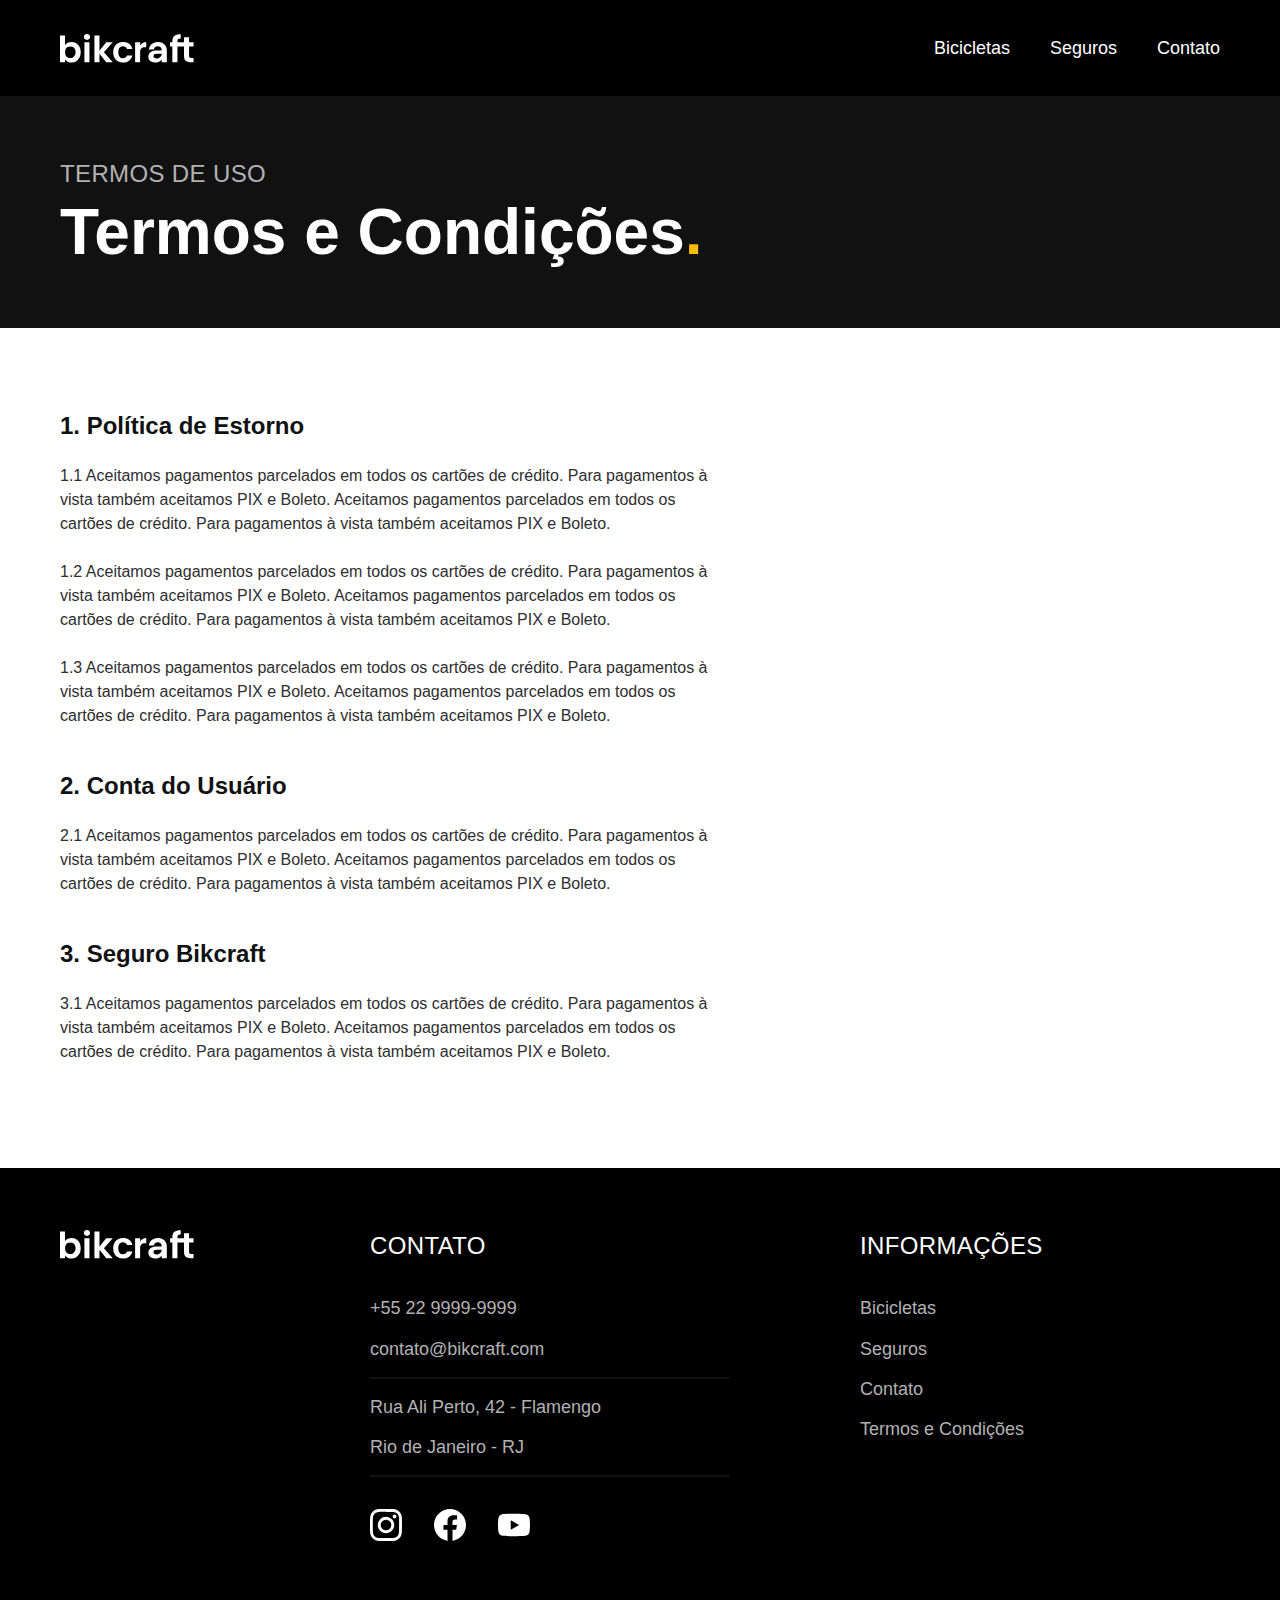
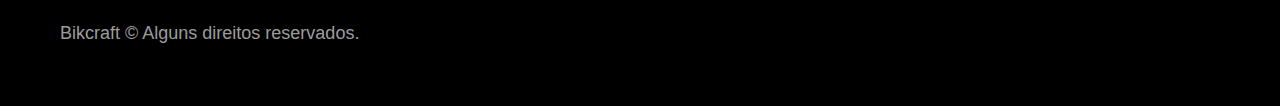
<file: termos.html>
<!DOCTYPE html>
<html lang="pt-br">

<head>
    <meta charset="UTF-8">
    <meta http-equiv="X-UA-Compatible" content="IE=edge">
    <meta name="viewport" content="width=device-width, initial-scale=1.0">
    <meta name="description" content="Termos e Condições.">
    <link rel="stylesheet" href="css/style.css">
    <link rel="preconnect" href="https://fonts.googleapis.com">
    <link rel="preconnect" href="https://fonts.gstatic.com" crossorigin>
    <link href="https: //fonts.googleapis.com/css2? family= Merriweather:ital,wght@1,900 & família= Poppins:wght@400;600 &family= Roboto:wght@400;500 & display=swap" rel="stylesheet">
    <title>Termos e Condições | Projeto Final</title>
</head>

<body id="termos">
    <header class="header-bg">
        <div class="header container">
            <!-- SEMPRE QUE TIVER UMA COR DE FUNDO INDO DE PONTA A PONTA, IRÁ PRECISAR DE UMA DIV PARA SEGURAR O CONTAINER,NESSE CONTAINER QUE IRÁ POR A LARGURA QUE FICARA OS ITENS-->
            <a href="./"><img src="./img/bikcraft.svg" alt="Bikcraft">
                <!-- PONTO / SIGNIFICA A HOME DO SITE -->
            </a>
            <!--  -->
            <nav aria-label="primaria">
                <ul class="header-menu font-1-m cor-0">
                    <li><a href="./bicicletas.html">Bicicletas</a></li>
                    <li><a href="./seguros.html">Seguros</a></li>
                    <li><a href="./contato.html">Contato</a></li>
                </ul>
            </nav>
        </div>
    </header>

    <main>
        <div class="titulo-bg">
            <div class="titulo container">
                <p class="font-2-l-b cor-5">Termos de uso</p>
                <h1 class="font-1-xxl cor-0">Termos e Condições<span class="cor-p1">.</span></h1>
            </div>
        </div>

        <div class="font-2-s cor-10 termos container">
            <!-- como tem muitos paragrafos colocar a font size direto na div e colocar individualmente nos h2 que tem menos itens -->
            <h2 class="font-1-l cor-11">1. Política de Estorno</h2>
            <p>1.1 Aceitamos pagamentos parcelados em todos os cartões de crédito. Para pagamentos à vista também aceitamos PIX e Boleto. Aceitamos pagamentos parcelados em todos os cartões de crédito. Para pagamentos à vista também aceitamos PIX e Boleto.</p>
            <p>1.2 Aceitamos pagamentos parcelados em todos os cartões de crédito. Para pagamentos à vista também aceitamos PIX e Boleto. Aceitamos pagamentos parcelados em todos os cartões de crédito. Para pagamentos à vista também aceitamos PIX e Boleto.</p>
            <p>1.3 Aceitamos pagamentos parcelados em todos os cartões de crédito. Para pagamentos à vista também aceitamos PIX e Boleto. Aceitamos pagamentos parcelados em todos os cartões de crédito. Para pagamentos à vista também aceitamos PIX e Boleto.</p>
            <h2 class="font-1-l cor-11">2. Conta do Usuário</h2>
            <p>2.1 Aceitamos pagamentos parcelados em todos os cartões de crédito. Para pagamentos à vista também aceitamos PIX e Boleto. Aceitamos pagamentos parcelados em todos os cartões de crédito. Para pagamentos à vista também aceitamos PIX e Boleto.</p>
            <h2 class="font-1-l cor-11">3. Seguro Bikcraft</h2>
            <p>3.1 Aceitamos pagamentos parcelados em todos os cartões de crédito. Para pagamentos à vista também aceitamos PIX e Boleto. Aceitamos pagamentos parcelados em todos os cartões de crédito. Para pagamentos à vista também aceitamos PIX e Boleto.</p>
        </div>
    </main>

    <footer class="footer-bg">
        <div class="footer container">
            <img src="./img/bikcraft.svg" alt="Bikcraft">
            <div class="footer-contato">
                <h3 class="font-2-l-b cor-0">Contato</h3>
                <ul class="font-2-m cor-5">
                    <li><a href="tel:+552299999999">+55 22 9999-9999</a></li>
                    <!--colocando isso no href quando tiver no celular ao clicar no link ira abrir pra fazer a ligaçao para esse numero  -->
                    <li><a href="mailto:contato@bikcraft.com">contato@bikcraft.com</a></li><!-- colocando esse valor no href ira abrir o app de email ao clicar no link -->
                    <li>Rua Ali Perto, 42 - Flamengo</li>
                    <li>Rio de Janeiro - RJ</li>
                </ul>
                <div class="footer-redes">
                    <a href="./">
                        <img src="./img/redes/instagram.svg" alt="Instagram">
                    </a>
                    <a href="./">
                        <img src="./img/redes/facebook.svg" alt="Facebook">
                    </a>
                    <a href="./">
                        <img src="./img/redes/youtube.svg" alt="Youtube">
                    </a>
                </div>
            </div>
            <div class="footer-informacoes">
                <h3 class="font-2-l-b cor-0">Informações</h3>
                <nav>
                    <ul class="font-1-m cor-5">
                        <li><a href="./bicicletas.html">Bicicletas</a></li>
                        <li><a href="./seguros.html">Seguros</a></li>
                        <li><a href="./contato.html">Contato</a></li>
                        <li><a href="./termos.html">Termos e Condições</a></li>
                    </ul>
                </nav>
            </div>
            <p class="footer-copy font-2-m cor-6">Bikcraft © Alguns direitos reservados. </p>
        </div>
    </footer>
</file>
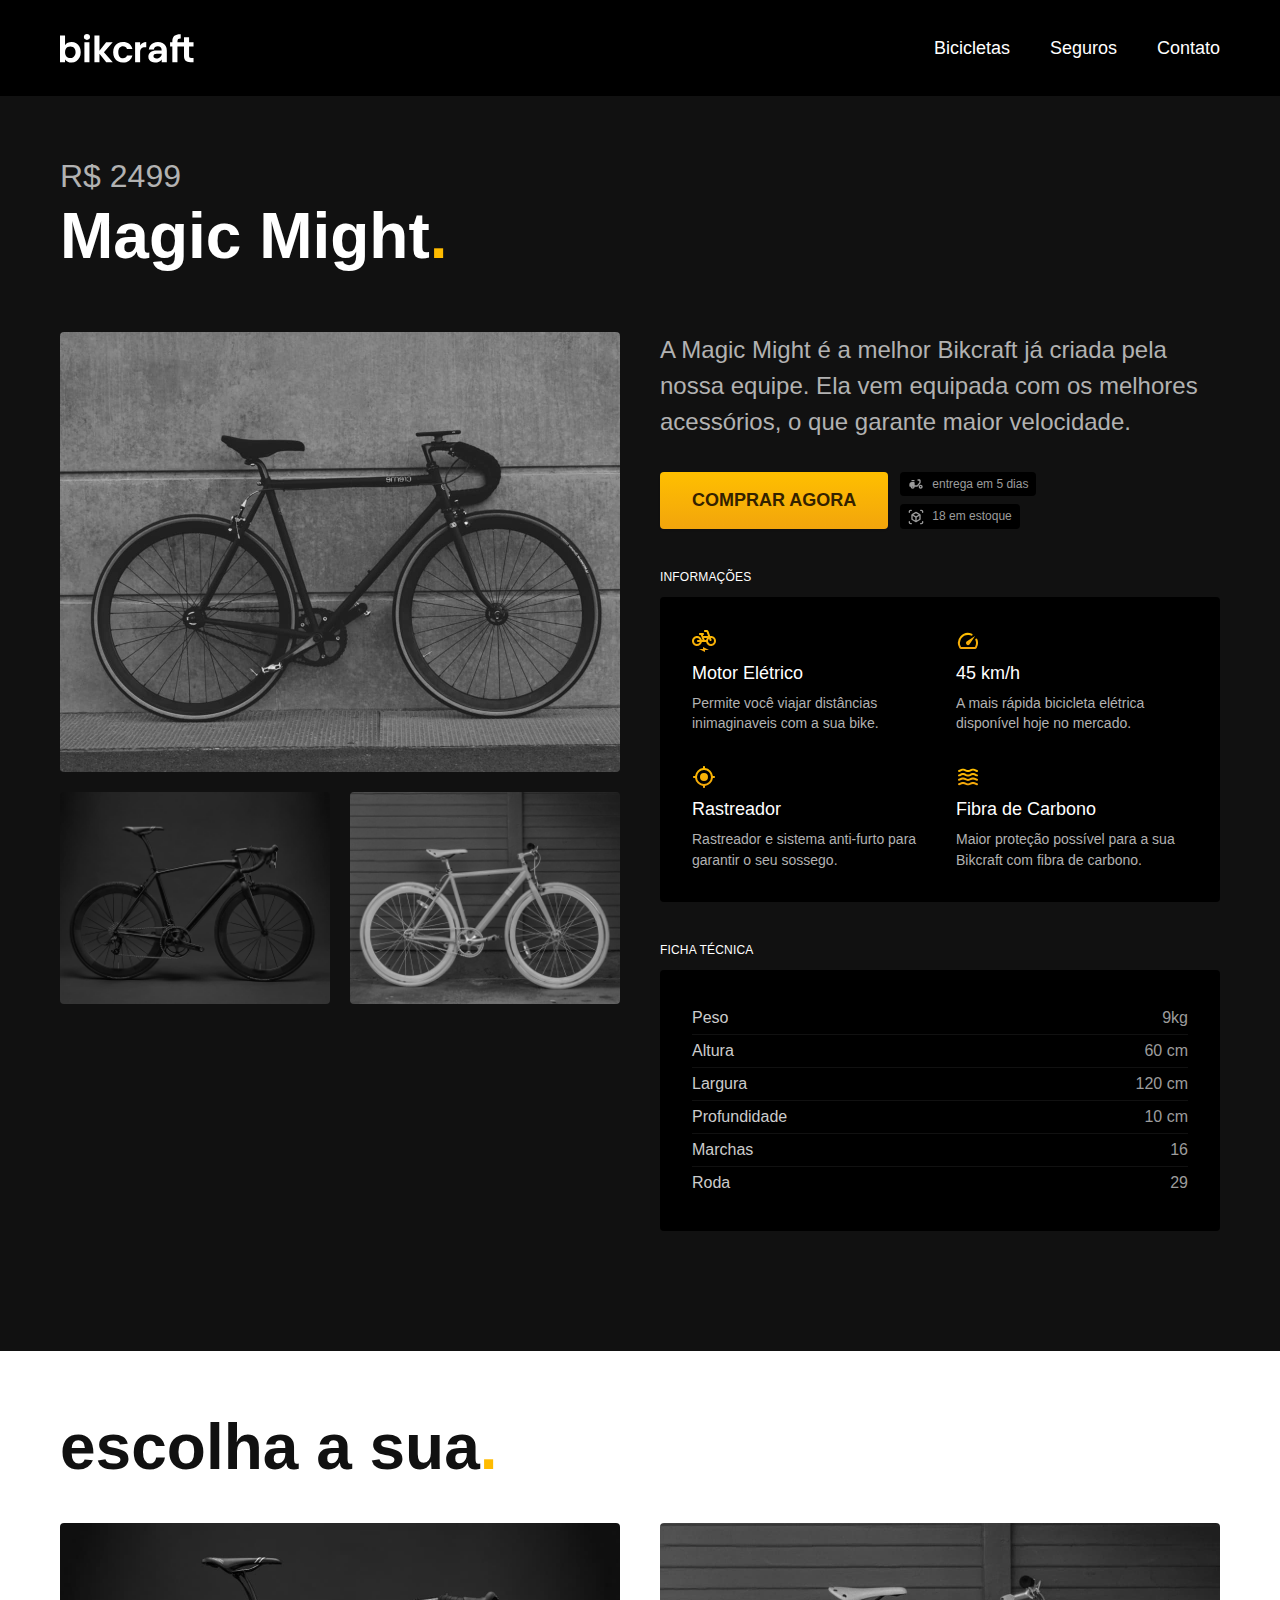
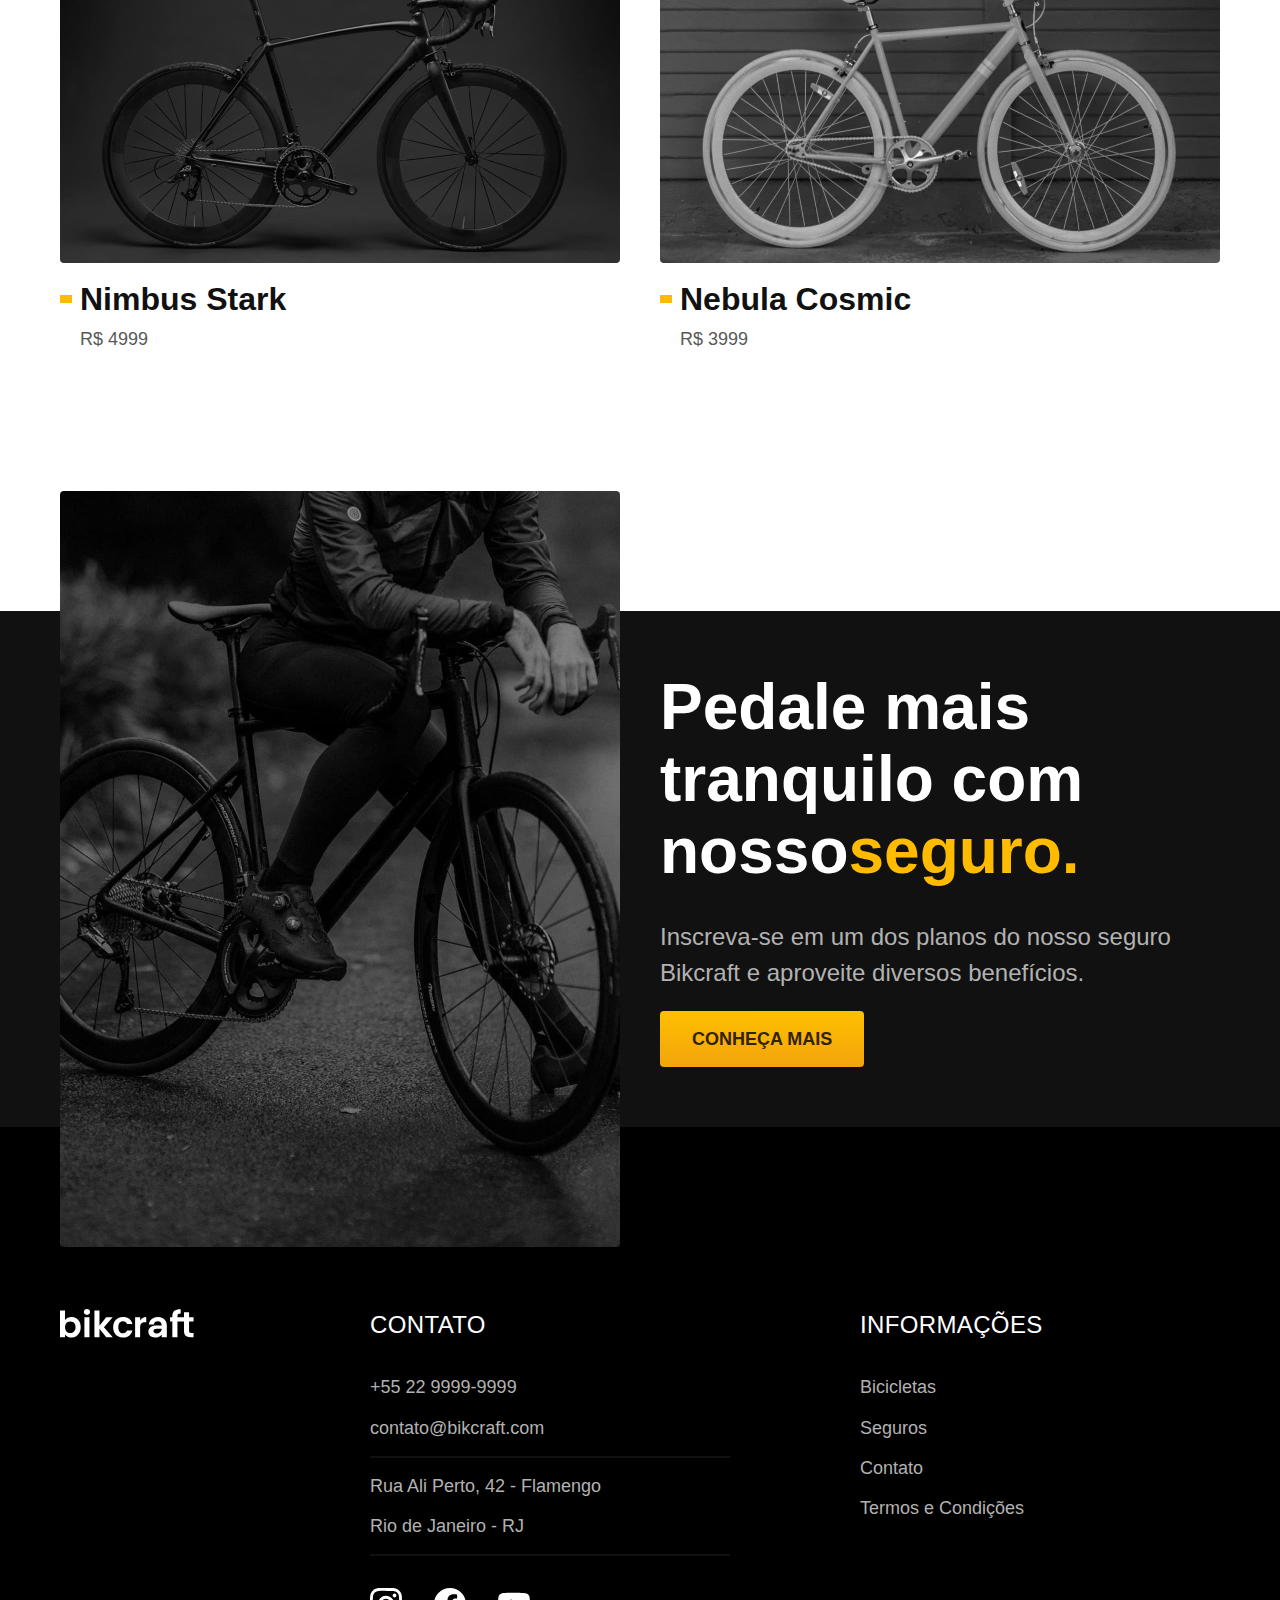
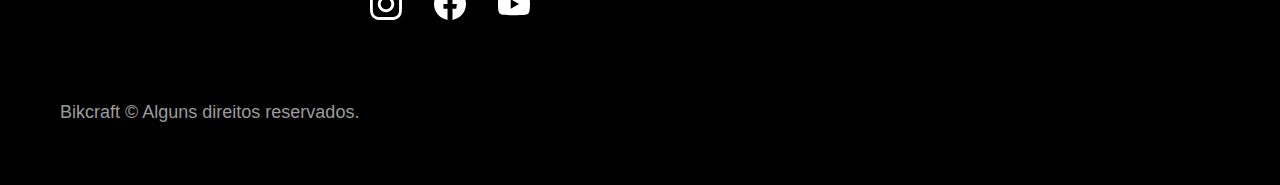
<file: bicicletas/magic.html>
<!DOCTYPE html>
<html lang="pt-br">

<head>
    <meta charset="UTF-8">
    <meta http-equiv="X-UA-Compatible" content="IE=edge">
    <meta name="viewport" content="width=device-width, initial-scale=1.0">
    <meta name="description" content="Termos e Condições.">
    <link rel="stylesheet" href="../css/style.css">
    <link rel="preconnect" href="https://fonts.googleapis.com">
    <link rel="preconnect" href="https://fonts.gstatic.com" crossorigin>
    <link href="https: //fonts.googleapis.com/css2? family= Merriweather:ital,wght@1,900 & família= Poppins:wght@400;600 &family= Roboto:wght@400;500 & display=swap" rel="stylesheet">
    <title>Magic | Projeto Final</title>
</head>

<body id="bicicleta">
    <header class="header-bg">
        <div class="header container">
            <!-- SEMPRE QUE TIVER UMA COR DE FUNDO INDO DE PONTA A PONTA, IRÁ PRECISAR DE UMA DIV PARA SEGURAR O CONTAINER,NESSE CONTAINER QUE IRÁ POR A LARGURA QUE FICARA OS ITENS-->
            <a href="../"><img src="../img/bikcraft.svg" alt="Bikcraft">
                <!-- PONTO / SIGNIFICA A HOME DO SITE -->
            </a>
            <!--  -->
            <nav aria-label="primaria">
                <ul class="header-menu font-1-m cor-0">
                    <li><a href="../bicicletas.html">Bicicletas</a></li>
                    <li><a href="../seguros.html">Seguros</a></li>
                    <li><a href="../contato.html">Contato</a></li>
                </ul>
            </nav>
        </div>
    </header>

    <main class="titulo-bg">
        <div>
            <div class="titulo container">
                <p class="font-2-xl cor-5">R$ 2499</p>
                <h1 class="font-1-xxl cor-0">Magic Might<span class="cor-p1">.</span></h1>
            </div>
        </div>
        <div class="bicicleta container">
            <div class="bicicleta-imagens">
                <img src="../img/bicicleta/nimbus2.jpg" alt="">
                <img src="../img/bicicleta/nimbus1.jpg" alt="">
                <img src="../img/bicicleta/nimbus3.jpg" alt="">
            </div>
            <div class="bicicleta-conteudo">
                <p class="font-2-l cor-5">A Magic Might é a melhor Bikcraft já criada pela nossa equipe. Ela vem equipada com os melhores acessórios, o que garante maior velocidade.</p>
                <div class="bicicleta-comprar">
                    <a class="botao" href="../orcamento.html">Comprar Agora</a>
                    <span class="font-1-xs cor-6"><img src="../img/icones/entrega.svg" alt="">entrega em 5 dias</span>
                    <span class="font-1-xs cor-6"><img src="../img/icones/estoque.svg" alt="">18 em estoque</span>
                </div>

                <h2 class="font-1-xs cor-0">Informações</h2>
                <ul class="bicicleta-informacoes">
                    <li>
                        <img src="../img/icones/eletrica.svg" alt="">
                        <h3 class="font-1-m cor-0">Motor Elétrico</h3>
                        <p class="font-2-xs cor-5">Permite você viajar distâncias inimaginaveis com a sua bike.</p>
                    </li>
                    <li>
                        <img src="../img/icones/velocidade.svg" alt="">
                        <h3 class="font-1-m cor-0">45 km/h</h3>
                        <p class="font-2-xs cor-5">A mais rápida bicicleta elétrica disponível hoje no mercado.</p>
                    </li>
                    <li>
                        <img src="../img/icones/rastreador.svg" alt="">
                        <h3 class="font-1-m cor-0">Rastreador</h3>
                        <p class="font-2-xs cor-5">Rastreador e sistema anti-furto para garantir o seu sossego.</p>
                    </li>
                    <li>
                        <img src="../img/icones/carbono.svg" alt="">
                        <h3 class="font-1-m cor-0">Fibra de Carbono</h3>
                        <p class="font-2-xs cor-5">Maior proteção possível para a sua Bikcraft com fibra de carbono.</p>
                    </li>
                </ul>
                <h2 class="font-1-xs cor-0">Ficha Técnica</h2>
                <ul class="bicicleta-ficha font-2-s cor-4">
                    <li>Peso <span>9kg</span></li><!-- colocando como span pode posicionar onde quiser depois -->
                    <li>Altura <span>60 cm</span></li>
                    <li>Largura <span>120 cm</span></li>
                    <li>Profundidade <span>10 cm</span></li>
                    <li>Marchas <span>16</span></li>
                    <li>Roda <span>29</span></li>
                </ul>
            </div>
        </div>
    </main>

    <article class="bicicletas-lista container">
        <!-- colocar dentro do article,porque ela nao precisa da home pra fazer sentido... -->
        <h2 class="font-1-xxl">escolha a sua<span class="cor-p1">.</span></h2>
        <ul>
            <li>
                <a href="./nimbus.html">
                    <!-- envolver todo o conteudo no a,para clicar em qualquer parte dele e ir para a pagina do produto... -->
                    <img src="../img/bicicletas/nimbus.jpg" alt="Bicicleta preta">
                    <h3 class="font-1-xl">Nimbus Stark</h3>
                    <span class="font-2-m cor-8">R$ 4999</span>
                </a>
            </li>
            <li>
                <a href="./nebula.html">
                    <!-- envolver todo o conteudo no a,para clicar em qualquer parte dele e ir para a pagina do produto... -->
                    <img src="../img/bicicletas/nebula.jpg" alt="Bicicleta preta">
                    <h3 class="font-1-xl">Nebula Cosmic</h3>
                    <span class="font-2-m cor-8">R$ 3999</span>
                </a>
            </li>
        </ul>
    </article>

    <article class="seguro-bg">
        <div class="seguro container">
            <div class="seguro-imagem">
                <img src="../img/fotos/seguros.jpg" alt="Pessoa parada em cima de uma bicicleta">
            </div>
            <div class="seguro-conteudo">
                <h2 class="font-1-xxl cor-0">Pedale mais tranquilo com nosso<span class="cor-p1">seguro.</span></h2>
                <p class="font-2-l cor-5">Inscreva-se em um dos planos do nosso seguro Bikcraft e aproveite diversos benefícios.</p>
                <a class="botao" href="../seguros.html">Conheça Mais</a>
            </div>
        </div>
    </article>


    <footer class="footer-bg">
        <div class="footer container">
            <img src="../img/bikcraft.svg" alt="Bikcraft">
            <div class="footer-contato">
                <h3 class="font-2-l-b cor-0">Contato</h3>
                <ul class="font-2-m cor-5">
                    <li><a href="tel:+552299999999">+55 22 9999-9999</a></li>
                    <!--colocando isso no href quando tiver no celular ao clicar no link ira abrir pra fazer a ligaçao para esse numero  -->
                    <li><a href="mailto:contato@bikcraft.com">contato@bikcraft.com</a></li><!-- colocando esse valor no href ira abrir o app de email ao clicar no link -->
                    <li>Rua Ali Perto, 42 - Flamengo</li>
                    <li>Rio de Janeiro - RJ</li>
                </ul>
                <div class="footer-redes">
                    <a href="../">
                        <img src="../img/redes/instagram.svg" alt="Instagram">
                    </a>
                    <a href="../">
                        <img src="../img/redes/facebook.svg" alt="Facebook">
                    </a>
                    <a href="../">
                        <img src="../img/redes/youtube.svg" alt="Youtube">
                    </a>
                </div>
            </div>
            <div class="footer-informacoes">
                <h3 class="font-2-l-b cor-0">Informações</h3>
                <nav>
                    <ul class="font-1-m cor-5">
                        <li><a href="../bicicletas.html">Bicicletas</a></li>
                        <li><a href="../seguros.html">Seguros</a></li>
                        <li><a href="../contato.html">Contato</a></li>
                        <li><a href="../termos.html">Termos e Condições</a></li>
                    </ul>
                </nav>
            </div>
            <p class="footer-copy font-2-m cor-6">Bikcraft © Alguns direitos reservados. </p>
        </div>
    </footer>
</file>
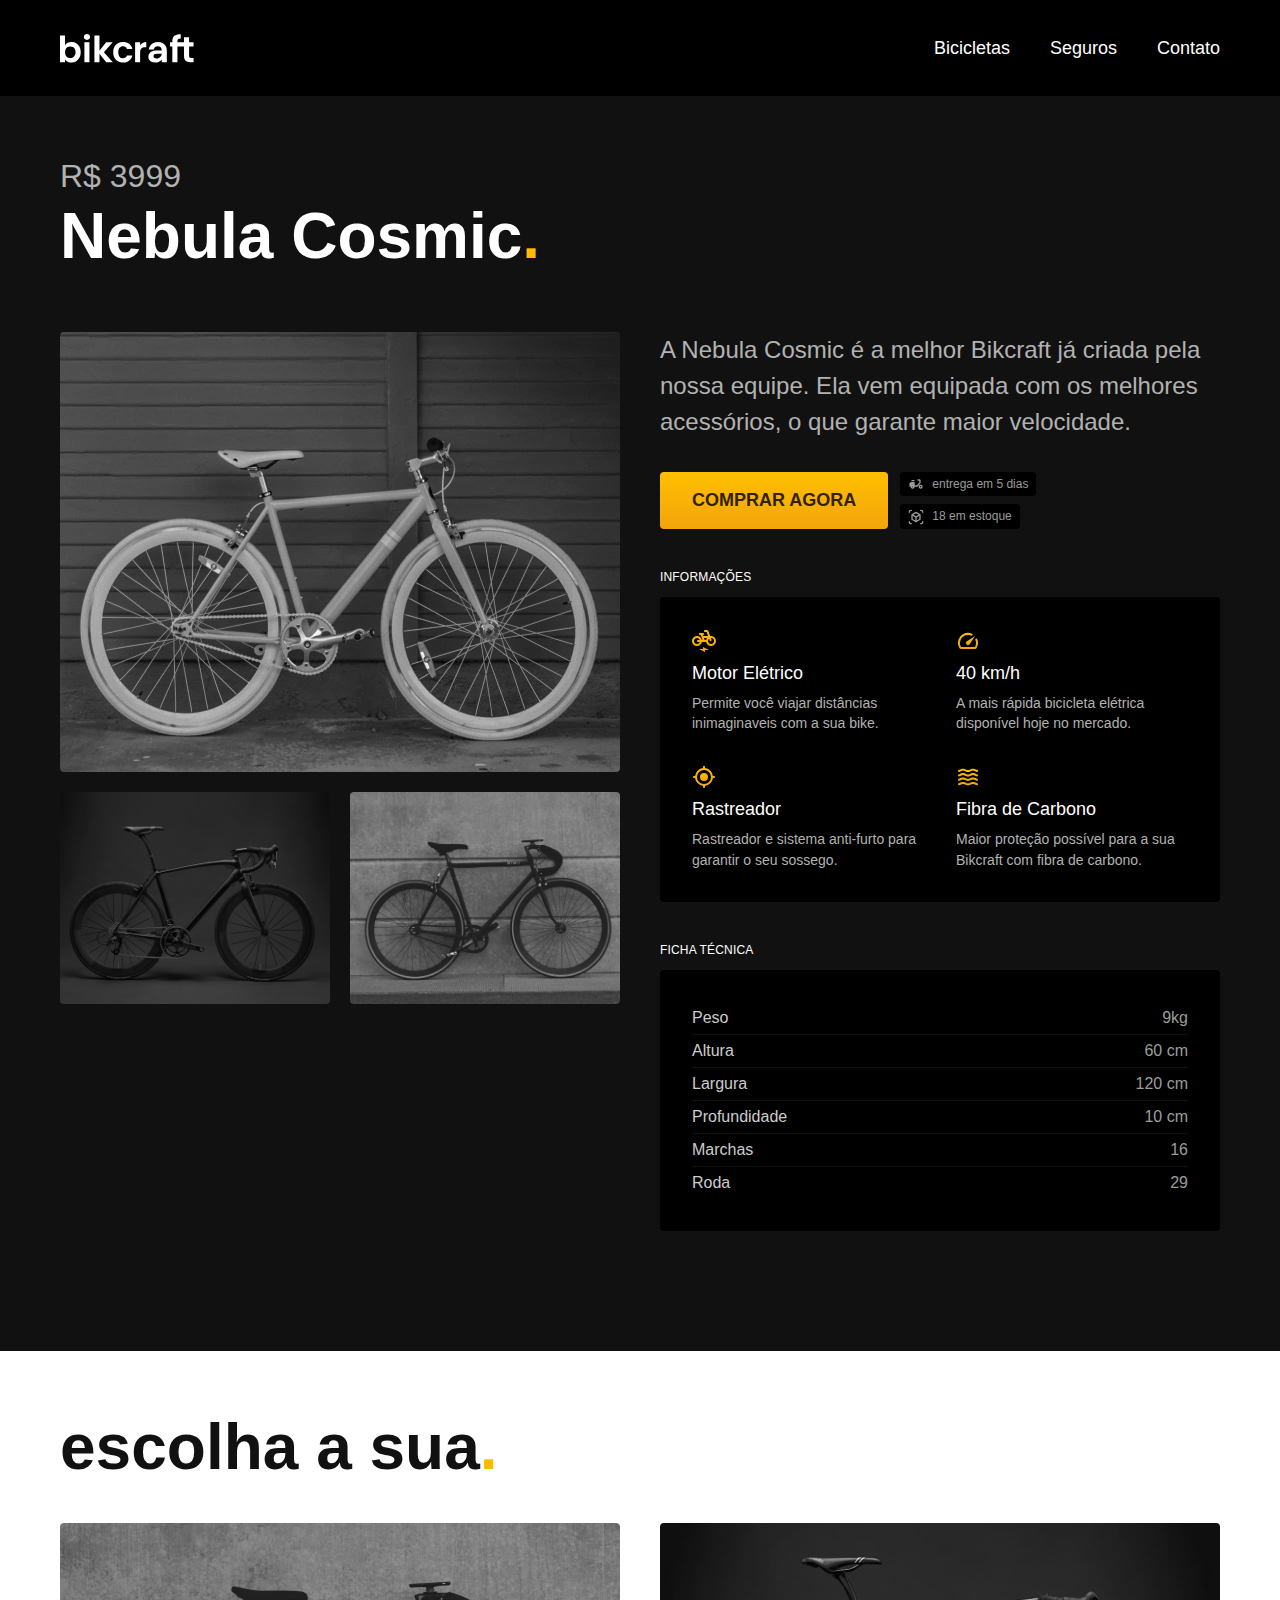
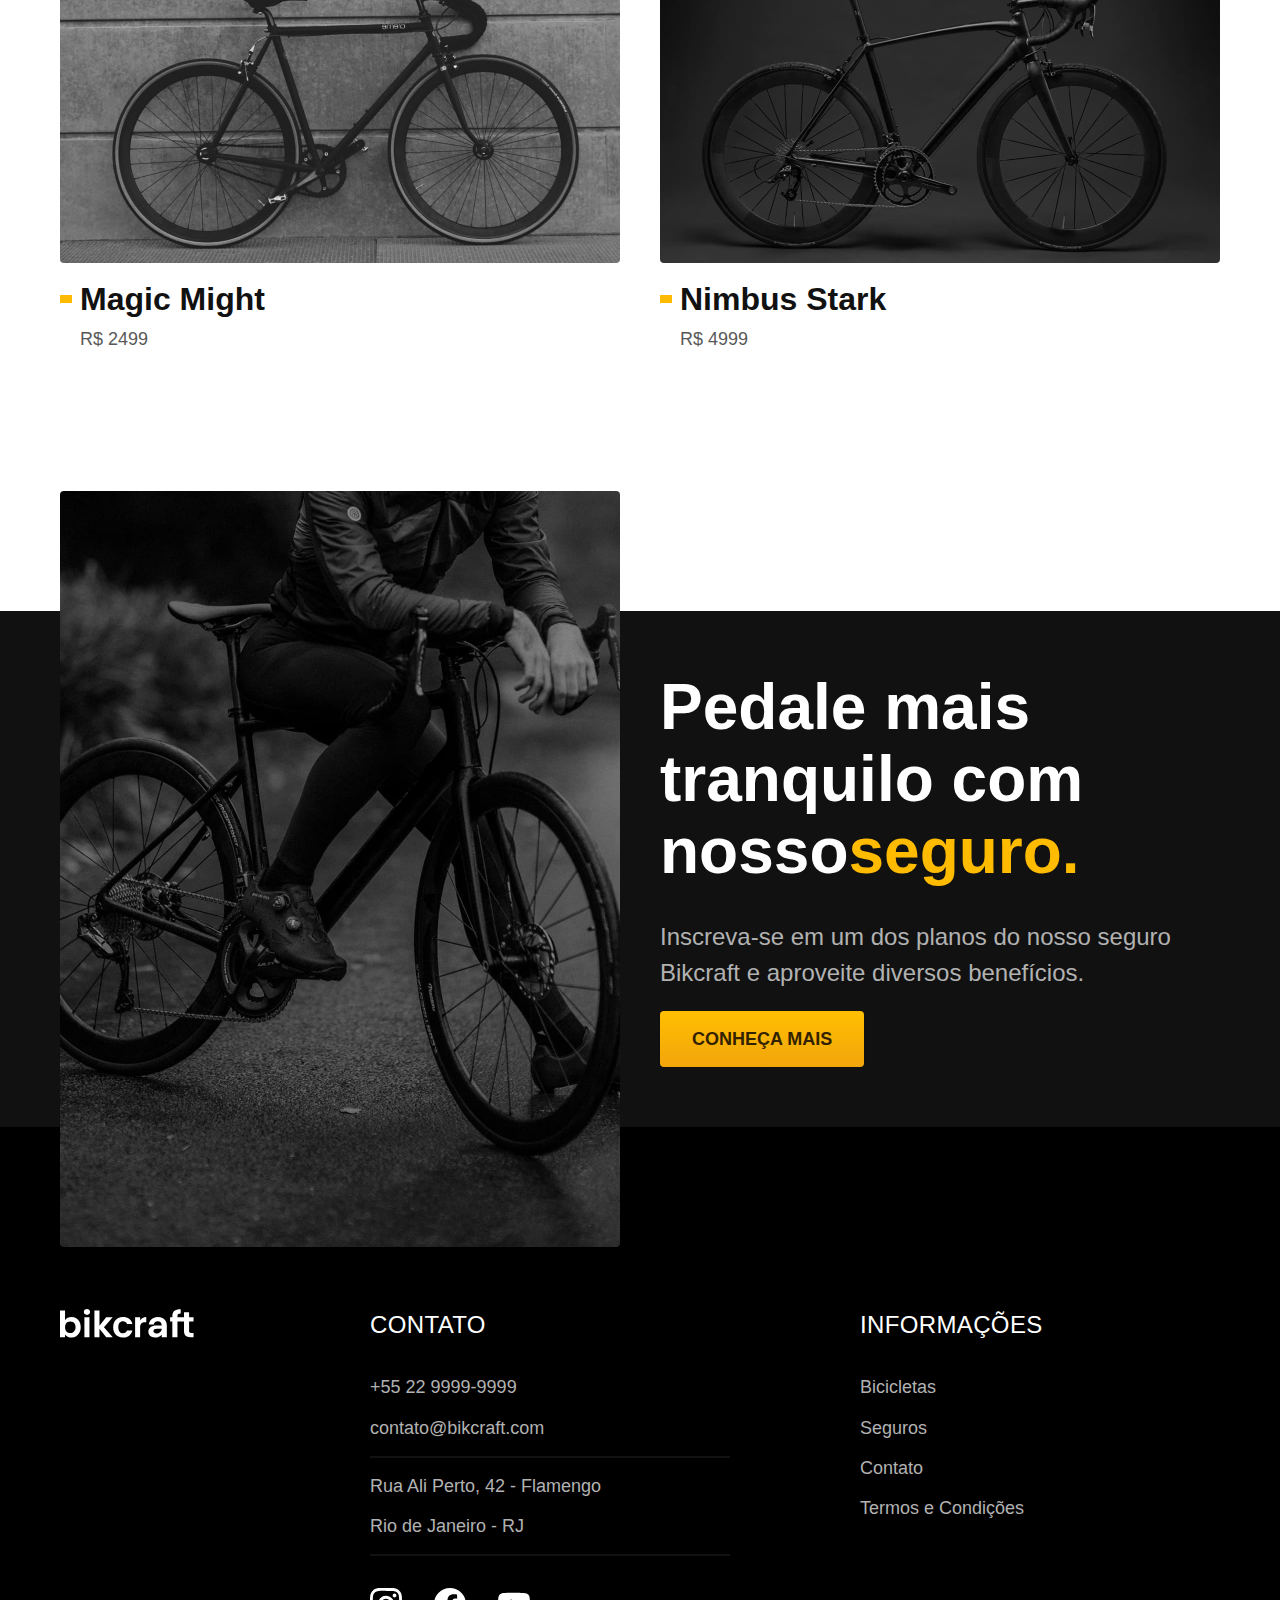
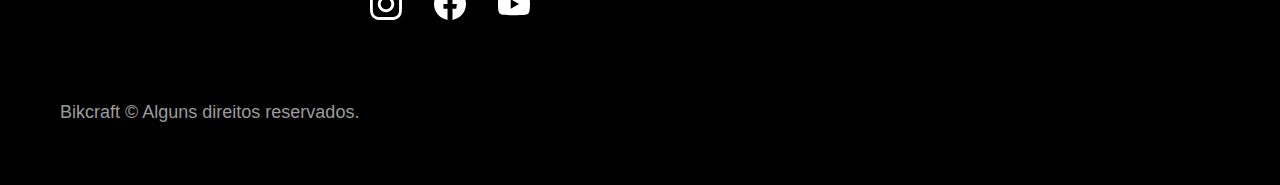
<file: bicicletas/nebula.html>
<!DOCTYPE html>
<html lang="pt-br">

<head>
    <meta charset="UTF-8">
    <meta http-equiv="X-UA-Compatible" content="IE=edge">
    <meta name="viewport" content="width=device-width, initial-scale=1.0">
    <meta name="description" content="Termos e Condições.">
    <link rel="stylesheet" href="../css/style.css">
    <link rel="preconnect" href="https://fonts.googleapis.com">
    <link rel="preconnect" href="https://fonts.gstatic.com" crossorigin>
    <link href="https: //fonts.googleapis.com/css2? family= Merriweather:ital,wght@1,900 & família= Poppins:wght@400;600 &family= Roboto:wght@400;500 & display=swap" rel="stylesheet">
    <title>Nebula | Projeto Final</title>
</head>

<body id="bicicleta">
    <header class="header-bg">
        <div class="header container">
            <!-- SEMPRE QUE TIVER UMA COR DE FUNDO INDO DE PONTA A PONTA, IRÁ PRECISAR DE UMA DIV PARA SEGURAR O CONTAINER,NESSE CONTAINER QUE IRÁ POR A LARGURA QUE FICARA OS ITENS-->
            <a href="../"><img src="../img/bikcraft.svg" alt="Bikcraft">
                <!-- PONTO / SIGNIFICA A HOME DO SITE -->
            </a>
            <!--  -->
            <nav aria-label="primaria">
                <ul class="header-menu font-1-m cor-0">
                    <li><a href="../bicicletas.html">Bicicletas</a></li>
                    <li><a href="../seguros.html">Seguros</a></li>
                    <li><a href="../contato.html">Contato</a></li>
                </ul>
            </nav>
        </div>
    </header>

    <main class="titulo-bg">
        <div>
            <div class="titulo container">
                <p class="font-2-xl cor-5">R$ 3999</p>
                <h1 class="font-1-xxl cor-0">Nebula Cosmic<span class="cor-p1">.</span></h1>
            </div>
        </div>
        <div class="bicicleta container">
            <div class="bicicleta-imagens">
                <img src="../img/bicicleta/nimbus3.jpg" alt="">
                <img src="../img/bicicleta/nimbus1.jpg" alt="">
                <img src="../img/bicicleta/nimbus2.jpg" alt="">
            </div>
            <div class="bicicleta-conteudo">
                <p class="font-2-l cor-5">A Nebula Cosmic é a melhor Bikcraft já criada pela nossa equipe. Ela vem equipada com os melhores acessórios, o que garante maior velocidade.</p>
                <div class="bicicleta-comprar">
                    <a class="botao" href="../orcamento.html">Comprar Agora</a>
                    <span class="font-1-xs cor-6"><img src="../img/icones/entrega.svg" alt="">entrega em 5 dias</span>
                    <span class="font-1-xs cor-6"><img src="../img/icones/estoque.svg" alt="">18 em estoque</span>
                </div>

                <h2 class="font-1-xs cor-0">Informações</h2>
                <ul class="bicicleta-informacoes">
                    <li>
                        <img src="../img/icones/eletrica.svg" alt="">
                        <h3 class="font-1-m cor-0">Motor Elétrico</h3>
                        <p class="font-2-xs cor-5">Permite você viajar distâncias inimaginaveis com a sua bike.</p>
                    </li>
                    <li>
                        <img src="../img/icones/velocidade.svg" alt="">
                        <h3 class="font-1-m cor-0">40 km/h</h3>
                        <p class="font-2-xs cor-5">A mais rápida bicicleta elétrica disponível hoje no mercado.</p>
                    </li>
                    <li>
                        <img src="../img/icones/rastreador.svg" alt="">
                        <h3 class="font-1-m cor-0">Rastreador</h3>
                        <p class="font-2-xs cor-5">Rastreador e sistema anti-furto para garantir o seu sossego.</p>
                    </li>
                    <li>
                        <img src="../img/icones/carbono.svg" alt="">
                        <h3 class="font-1-m cor-0">Fibra de Carbono</h3>
                        <p class="font-2-xs cor-5">Maior proteção possível para a sua Bikcraft com fibra de carbono.</p>
                    </li>
                </ul>
                <h2 class="font-1-xs cor-0">Ficha Técnica</h2>
                <ul class="bicicleta-ficha font-2-s cor-4">
                    <li>Peso <span>9kg</span></li><!-- colocando como span pode posicionar onde quiser depois -->
                    <li>Altura <span>60 cm</span></li>
                    <li>Largura <span>120 cm</span></li>
                    <li>Profundidade <span>10 cm</span></li>
                    <li>Marchas <span>16</span></li>
                    <li>Roda <span>29</span></li>
                </ul>
            </div>
        </div>
    </main>

    <article class="bicicletas-lista container">
        <!-- colocar dentro do article,porque ela nao precisa da home pra fazer sentido... -->
        <h2 class="font-1-xxl">escolha a sua<span class="cor-p1">.</span></h2>
        <ul>
            <li>
                <a href="./magic.html">
                    <!-- envolver todo o conteudo no a,para clicar em qualquer parte dele e ir para a pagina do produto... -->
                    <img src="../img/bicicletas/magic.jpg" alt="Bicicleta preta">
                    <h3 class="font-1-xl">Magic Might</h3>
                    <span class="font-2-m cor-8">R$ 2499</span>
                </a>
            </li>
            <li>
                <a href="./nimbus.html">
                    <!-- envolver todo o conteudo no a,para clicar em qualquer parte dele e ir para a pagina do produto... -->
                    <img src="../img/bicicletas/nimbus.jpg" alt="Bicicleta preta">
                    <h3 class="font-1-xl">Nimbus Stark</h3>
                    <span class="font-2-m cor-8">R$ 4999</span>
                </a>
            </li>
        </ul>
    </article>

    <article class="seguro-bg">
        <div class="seguro container">
            <div class="seguro-imagem">
                <img src="../img/fotos/seguros.jpg" alt="Pessoa parada em cima de uma bicicleta">
            </div>
            <div class="seguro-conteudo">
                <h2 class="font-1-xxl cor-0">Pedale mais tranquilo com nosso<span class="cor-p1">seguro.</span></h2>
                <p class="font-2-l cor-5">Inscreva-se em um dos planos do nosso seguro Bikcraft e aproveite diversos benefícios.</p>
                <a class="botao" href="../seguros.html">Conheça Mais</a>
            </div>
        </div>
    </article>


    <footer class="footer-bg">
        <div class="footer container">
            <img src="../img/bikcraft.svg" alt="Bikcraft">
            <div class="footer-contato">
                <h3 class="font-2-l-b cor-0">Contato</h3>
                <ul class="font-2-m cor-5">
                    <li><a href="tel:+552299999999">+55 22 9999-9999</a></li>
                    <!--colocando isso no href quando tiver no celular ao clicar no link ira abrir pra fazer a ligaçao para esse numero  -->
                    <li><a href="mailto:contato@bikcraft.com">contato@bikcraft.com</a></li><!-- colocando esse valor no href ira abrir o app de email ao clicar no link -->
                    <li>Rua Ali Perto, 42 - Flamengo</li>
                    <li>Rio de Janeiro - RJ</li>
                </ul>
                <div class="footer-redes">
                    <a href="../">
                        <img src="../img/redes/instagram.svg" alt="Instagram">
                    </a>
                    <a href="../">
                        <img src="../img/redes/facebook.svg" alt="Facebook">
                    </a>
                    <a href="../">
                        <img src="../img/redes/youtube.svg" alt="Youtube">
                    </a>
                </div>
            </div>
            <div class="footer-informacoes">
                <h3 class="font-2-l-b cor-0">Informações</h3>
                <nav>
                    <ul class="font-1-m cor-5">
                        <li><a href="../bicicletas.html">Bicicletas</a></li>
                        <li><a href="../seguros.html">Seguros</a></li>
                        <li><a href="../contato.html">Contato</a></li>
                        <li><a href="../termos.html">Termos e Condições</a></li>
                    </ul>
                </nav>
            </div>
            <p class="footer-copy font-2-m cor-6">Bikcraft © Alguns direitos reservados. </p>
        </div>
    </footer>
</file>
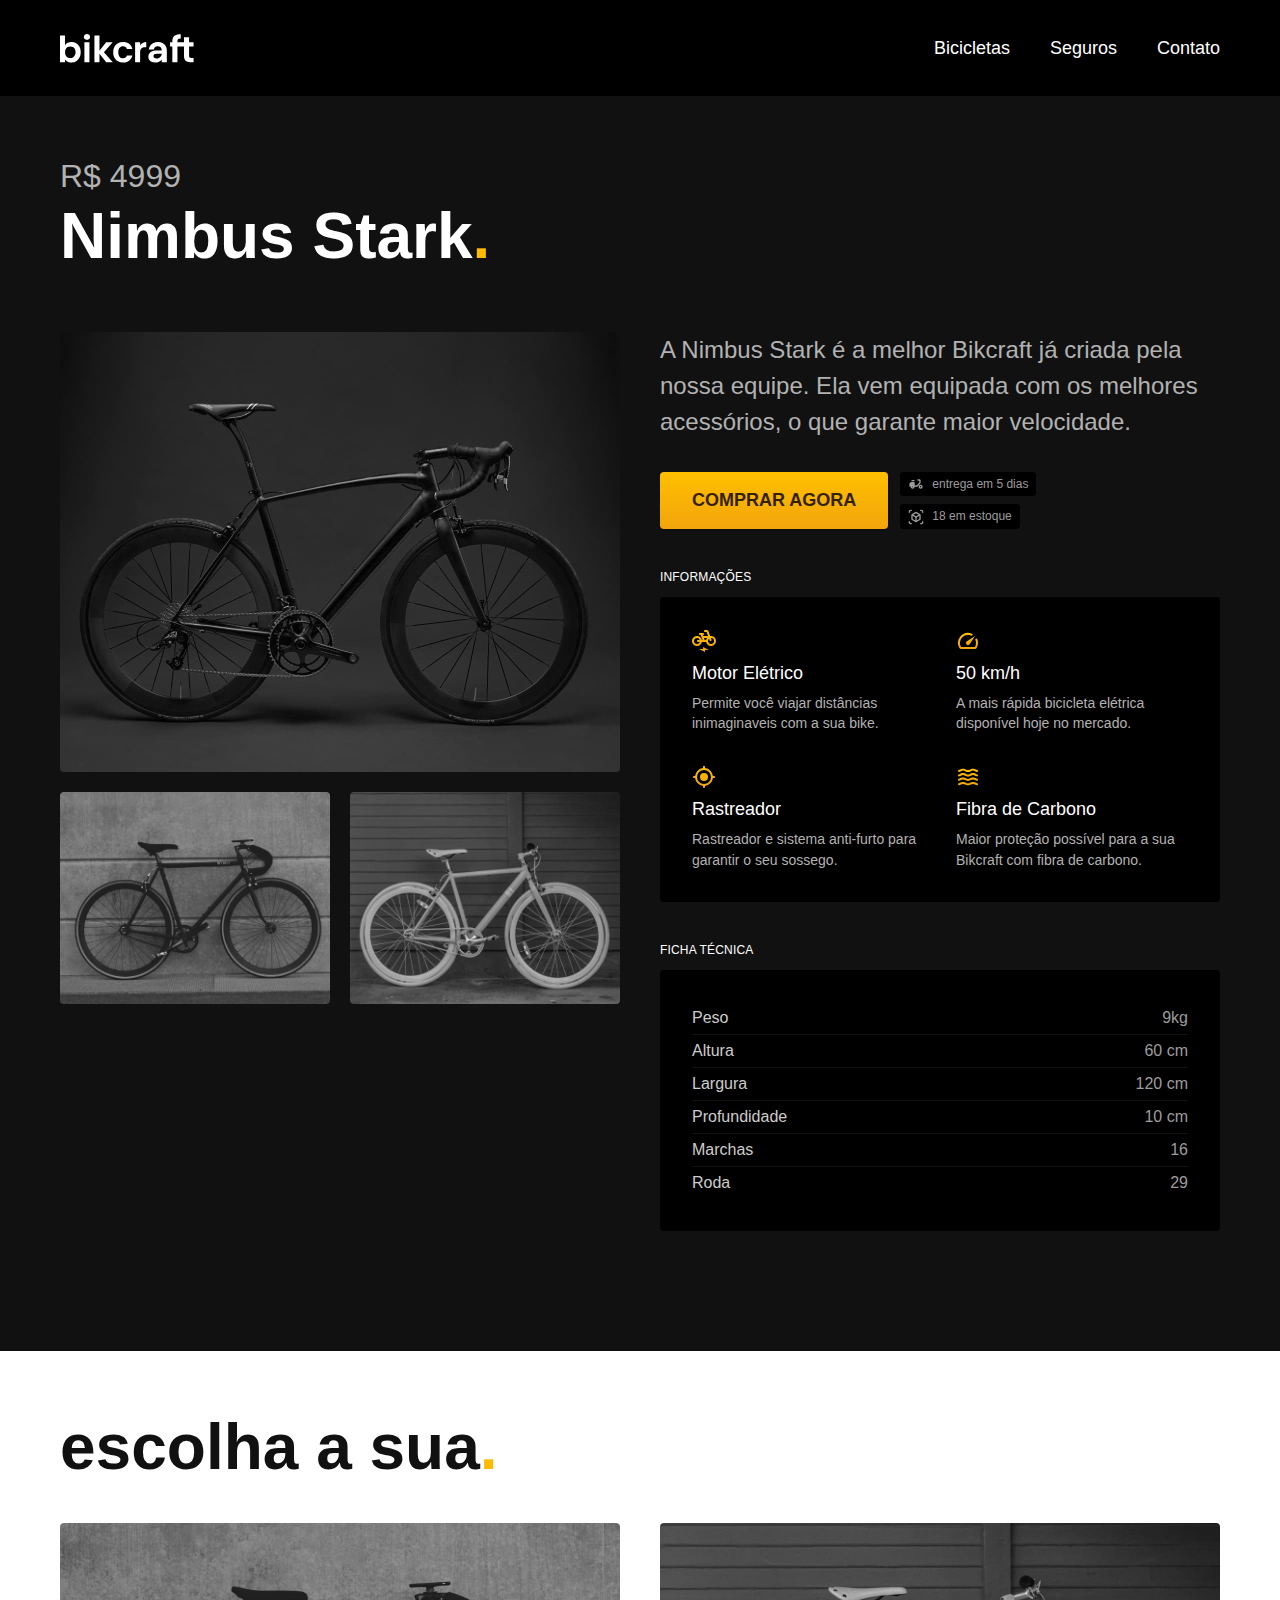
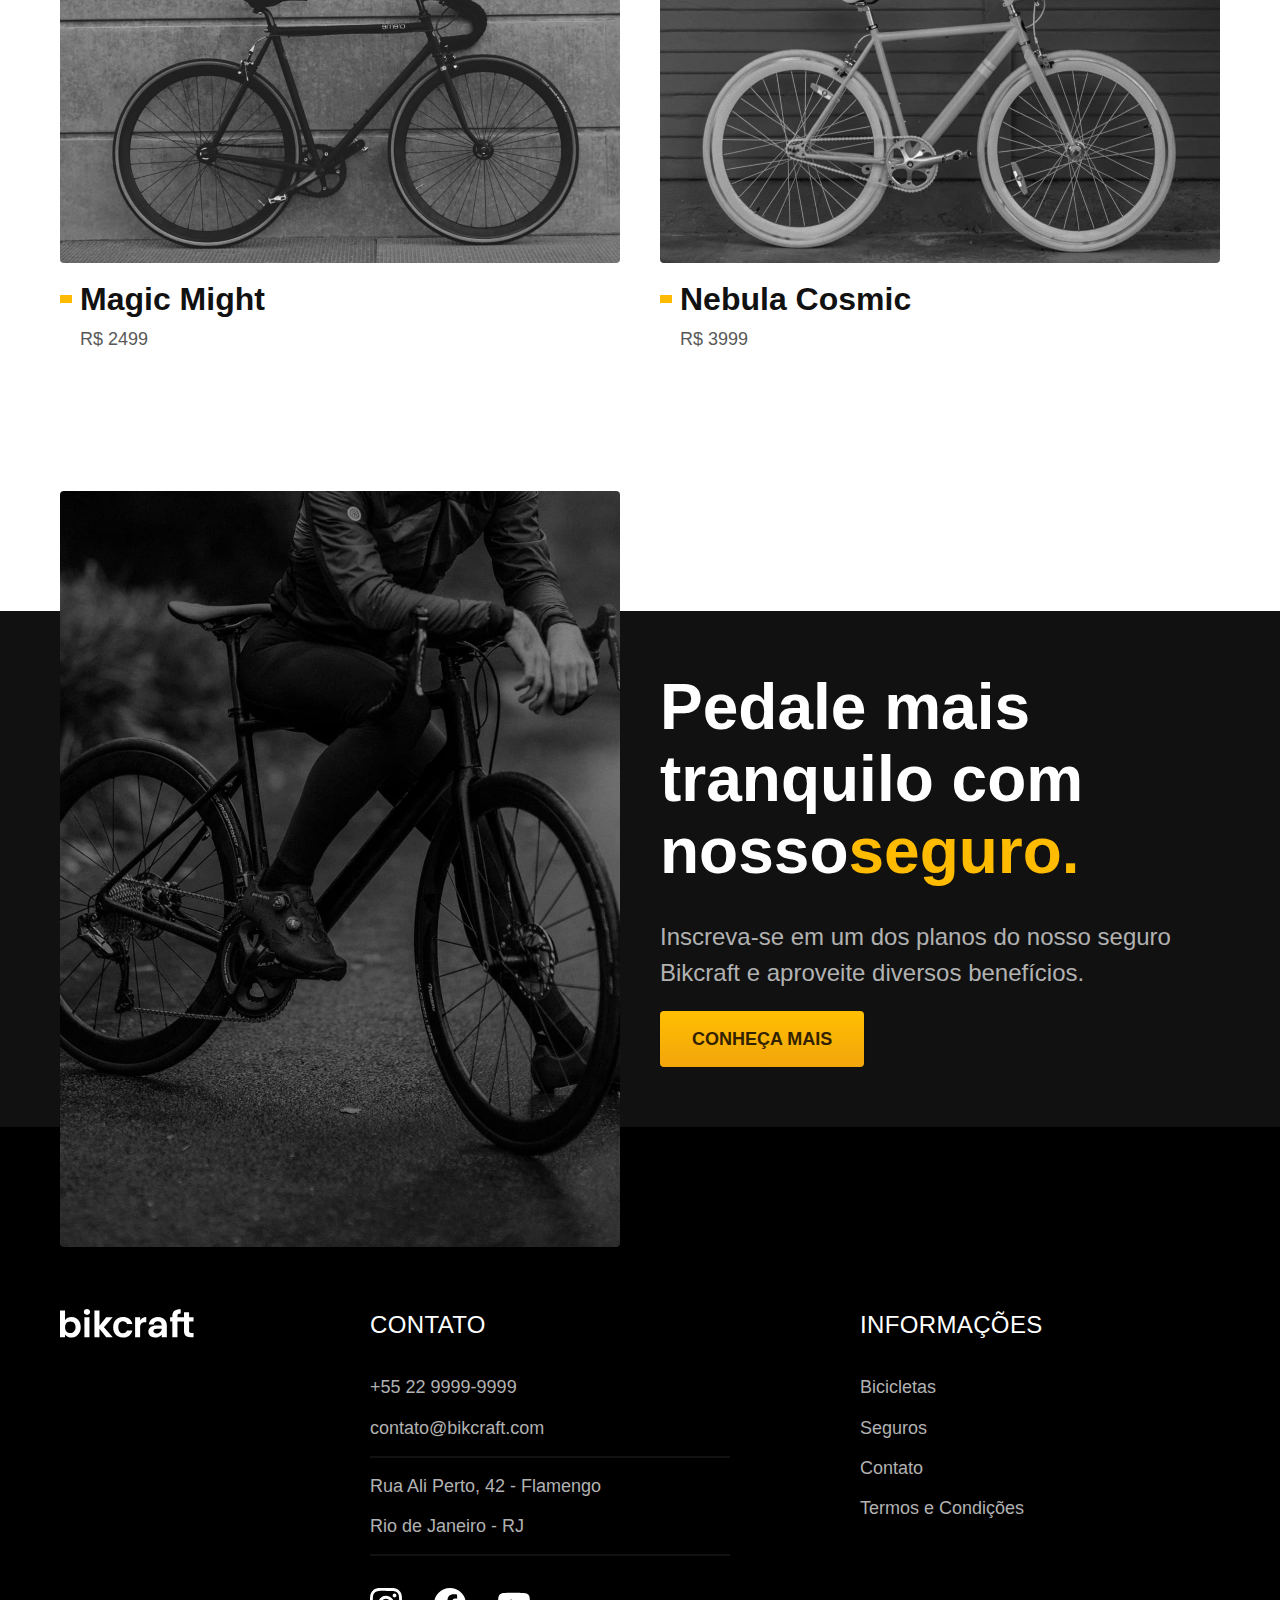
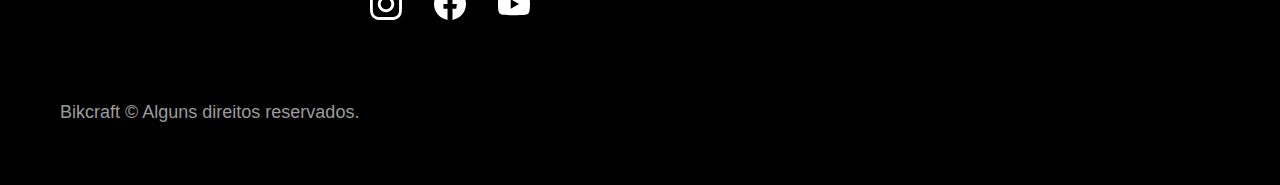
<file: bicicletas/nimbus.html>
<!DOCTYPE html>
<html lang="pt-br">

<head>
    <meta charset="UTF-8">
    <meta http-equiv="X-UA-Compatible" content="IE=edge">
    <meta name="viewport" content="width=device-width, initial-scale=1.0">
    <meta name="description" content="Termos e Condições.">
    <link rel="stylesheet" href="../css/style.css">
    <link rel="preconnect" href="https://fonts.googleapis.com">
    <link rel="preconnect" href="https://fonts.gstatic.com" crossorigin>
    <link href="https: //fonts.googleapis.com/css2? family= Merriweather:ital,wght@1,900 & família= Poppins:wght@400;600 &family= Roboto:wght@400;500 & display=swap" rel="stylesheet">
    <title>Nimbus | Projeto Final</title>
</head>

<body id="bicicleta">
    <header class="header-bg">
        <div class="header container">
            <!-- SEMPRE QUE TIVER UMA COR DE FUNDO INDO DE PONTA A PONTA, IRÁ PRECISAR DE UMA DIV PARA SEGURAR O CONTAINER,NESSE CONTAINER QUE IRÁ POR A LARGURA QUE FICARA OS ITENS-->
            <a href="../"><img src="../img/bikcraft.svg" alt="Bikcraft">
                <!-- PONTO / SIGNIFICA A HOME DO SITE -->
            </a>
            <!--  -->
            <nav aria-label="primaria">
                <ul class="header-menu font-1-m cor-0">
                    <li><a href="../bicicletas.html">Bicicletas</a></li>
                    <li><a href="../seguros.html">Seguros</a></li>
                    <li><a href="../contato.html">Contato</a></li>
                </ul>
            </nav>
        </div>
    </header>

    <main class="titulo-bg">
        <div>
            <div class="titulo container">
                <p class="font-2-xl cor-5">R$ 4999</p>
                <h1 class="font-1-xxl cor-0">Nimbus Stark<span class="cor-p1">.</span></h1>
            </div>
        </div>
        <div class="bicicleta container">
            <div class="bicicleta-imagens">
                <img src="../img/bicicleta/nimbus1.jpg" alt="">
                <img src="../img/bicicleta/nimbus2.jpg" alt="">
                <img src="../img/bicicleta/nimbus3.jpg" alt="">
            </div>
            <div class="bicicleta-conteudo">
                <p class="font-2-l cor-5">A Nimbus Stark é a melhor Bikcraft já criada pela nossa equipe. Ela vem equipada com os melhores acessórios, o que garante maior velocidade.</p>
                <div class="bicicleta-comprar">
                    <a class="botao" href="../orcamento.html">Comprar Agora</a>
                    <span class="font-1-xs cor-6"><img src="../img/icones/entrega.svg" alt="">entrega em 5 dias</span>
                    <span class="font-1-xs cor-6"><img src="../img/icones/estoque.svg" alt="">18 em estoque</span>
                </div>

                <h2 class="font-1-xs cor-0">Informações</h2>
                <ul class="bicicleta-informacoes">
                    <li>
                        <img src="../img/icones/eletrica.svg" alt="">
                        <h3 class="font-1-m cor-0">Motor Elétrico</h3>
                        <p class="font-2-xs cor-5">Permite você viajar distâncias inimaginaveis com a sua bike.</p>
                    </li>
                    <li>
                        <img src="../img/icones/velocidade.svg" alt="">
                        <h3 class="font-1-m cor-0">50 km/h</h3>
                        <p class="font-2-xs cor-5">A mais rápida bicicleta elétrica disponível hoje no mercado.</p>
                    </li>
                    <li>
                        <img src="../img/icones/rastreador.svg" alt="">
                        <h3 class="font-1-m cor-0">Rastreador</h3>
                        <p class="font-2-xs cor-5">Rastreador e sistema anti-furto para garantir o seu sossego.</p>
                    </li>
                    <li>
                        <img src="../img/icones/carbono.svg" alt="">
                        <h3 class="font-1-m cor-0">Fibra de Carbono</h3>
                        <p class="font-2-xs cor-5">Maior proteção possível para a sua Bikcraft com fibra de carbono.</p>
                    </li>
                </ul>
                <h2 class="font-1-xs cor-0">Ficha Técnica</h2>
                <ul class="bicicleta-ficha font-2-s cor-4">
                    <li>Peso <span>9kg</span></li><!-- colocando como span pode posicionar onde quiser depois -->
                    <li>Altura <span>60 cm</span></li>
                    <li>Largura <span>120 cm</span></li>
                    <li>Profundidade <span>10 cm</span></li>
                    <li>Marchas <span>16</span></li>
                    <li>Roda <span>29</span></li>
                </ul>
            </div>
        </div>
    </main>

    <article class="bicicletas-lista container">
        <!-- colocar dentro do article,porque ela nao precisa da home pra fazer sentido... -->
        <h2 class="font-1-xxl">escolha a sua<span class="cor-p1">.</span></h2>
        <ul>
            <li>
                <a href="./magic.html">
                    <!-- envolver todo o conteudo no a,para clicar em qualquer parte dele e ir para a pagina do produto... -->
                    <img src="../img/bicicletas/magic.jpg" alt="Bicicleta preta">
                    <h3 class="font-1-xl">Magic Might</h3>
                    <span class="font-2-m cor-8">R$ 2499</span>
                </a>
            </li>
            <li>
                <a href="./nebula.html">
                    <!-- envolver todo o conteudo no a,para clicar em qualquer parte dele e ir para a pagina do produto... -->
                    <img src="../img/bicicletas/nebula.jpg" alt="Bicicleta preta">
                    <h3 class="font-1-xl">Nebula Cosmic</h3>
                    <span class="font-2-m cor-8">R$ 3999</span>
                </a>
            </li>
        </ul>
    </article>

    <article class="seguro-bg">
        <div class="seguro container">
            <div class="seguro-imagem">
                <img src="../img/fotos/seguros.jpg" alt="Pessoa parada em cima de uma bicicleta">
            </div>
            <div class="seguro-conteudo">
                <h2 class="font-1-xxl cor-0">Pedale mais tranquilo com nosso<span class="cor-p1">seguro.</span></h2>
                <p class="font-2-l cor-5">Inscreva-se em um dos planos do nosso seguro Bikcraft e aproveite diversos benefícios.</p>
                <a class="botao" href="../seguros.html">Conheça Mais</a>
            </div>
        </div>
    </article>


    <footer class="footer-bg">
        <div class="footer container">
            <img src="../img/bikcraft.svg" alt="Bikcraft">
            <div class="footer-contato">
                <h3 class="font-2-l-b cor-0">Contato</h3>
                <ul class="font-2-m cor-5">
                    <li><a href="tel:+552299999999">+55 22 9999-9999</a></li>
                    <!--colocando isso no href quando tiver no celular ao clicar no link ira abrir pra fazer a ligaçao para esse numero  -->
                    <li><a href="mailto:contato@bikcraft.com">contato@bikcraft.com</a></li><!-- colocando esse valor no href ira abrir o app de email ao clicar no link -->
                    <li>Rua Ali Perto, 42 - Flamengo</li>
                    <li>Rio de Janeiro - RJ</li>
                </ul>
                <div class="footer-redes">
                    <a href="../">
                        <img src="../img/redes/instagram.svg" alt="Instagram">
                    </a>
                    <a href="../">
                        <img src="../img/redes/facebook.svg" alt="Facebook">
                    </a>
                    <a href="../">
                        <img src="../img/redes/youtube.svg" alt="Youtube">
                    </a>
                </div>
            </div>
            <div class="footer-informacoes">
                <h3 class="font-2-l-b cor-0">Informações</h3>
                <nav>
                    <ul class="font-1-m cor-5">
                        <li><a href="../bicicletas.html">Bicicletas</a></li>
                        <li><a href="../seguros.html">Seguros</a></li>
                        <li><a href="../contato.html">Contato</a></li>
                        <li><a href="../termos.html">Termos e Condições</a></li>
                    </ul>
                </nav>
            </div>
            <p class="footer-copy font-2-m cor-6">Bikcraft © Alguns direitos reservados. </p>
        </div>
    </footer>
</file>
<file: css/style.css>
@import "./global/global.css";
@import "./utilidades/tipografia.css";
@import "./utilidades/cores.css";
@import "./global/header.css";
@import "./global/footer.css";

/* Utilidades */
@import "./utilidades/componentes.css";
@import "./utilidades/formulario.css";
/* HOME */
@import "./home/introducao.css";
@import "./home/tecnologia.css";
@import "./home/parceiros.css";
@import "./home/depoimento.css";
/* Bicicletas */
@import "./bicicletas/bicicletas-lista.css";
@import "./bicicletas/bicicletas.css";
/* Bicicleta */
@import "./bicicleta/bicicleta.css";
@import "./bicicleta/seguro.css";
/* Seguros */
@import "./seguros/seguros.css";
@import "./seguros/vantagens.css";
@import "./seguros/perguntas.css";
/* Contato */
@import "./contato/contato.css";
@import "./contato/lojas.css";
/* Orcamento */
@import "./orcamento/orcamento.css";
/* Termos */
@import "./termos/termos.css";
</file>
